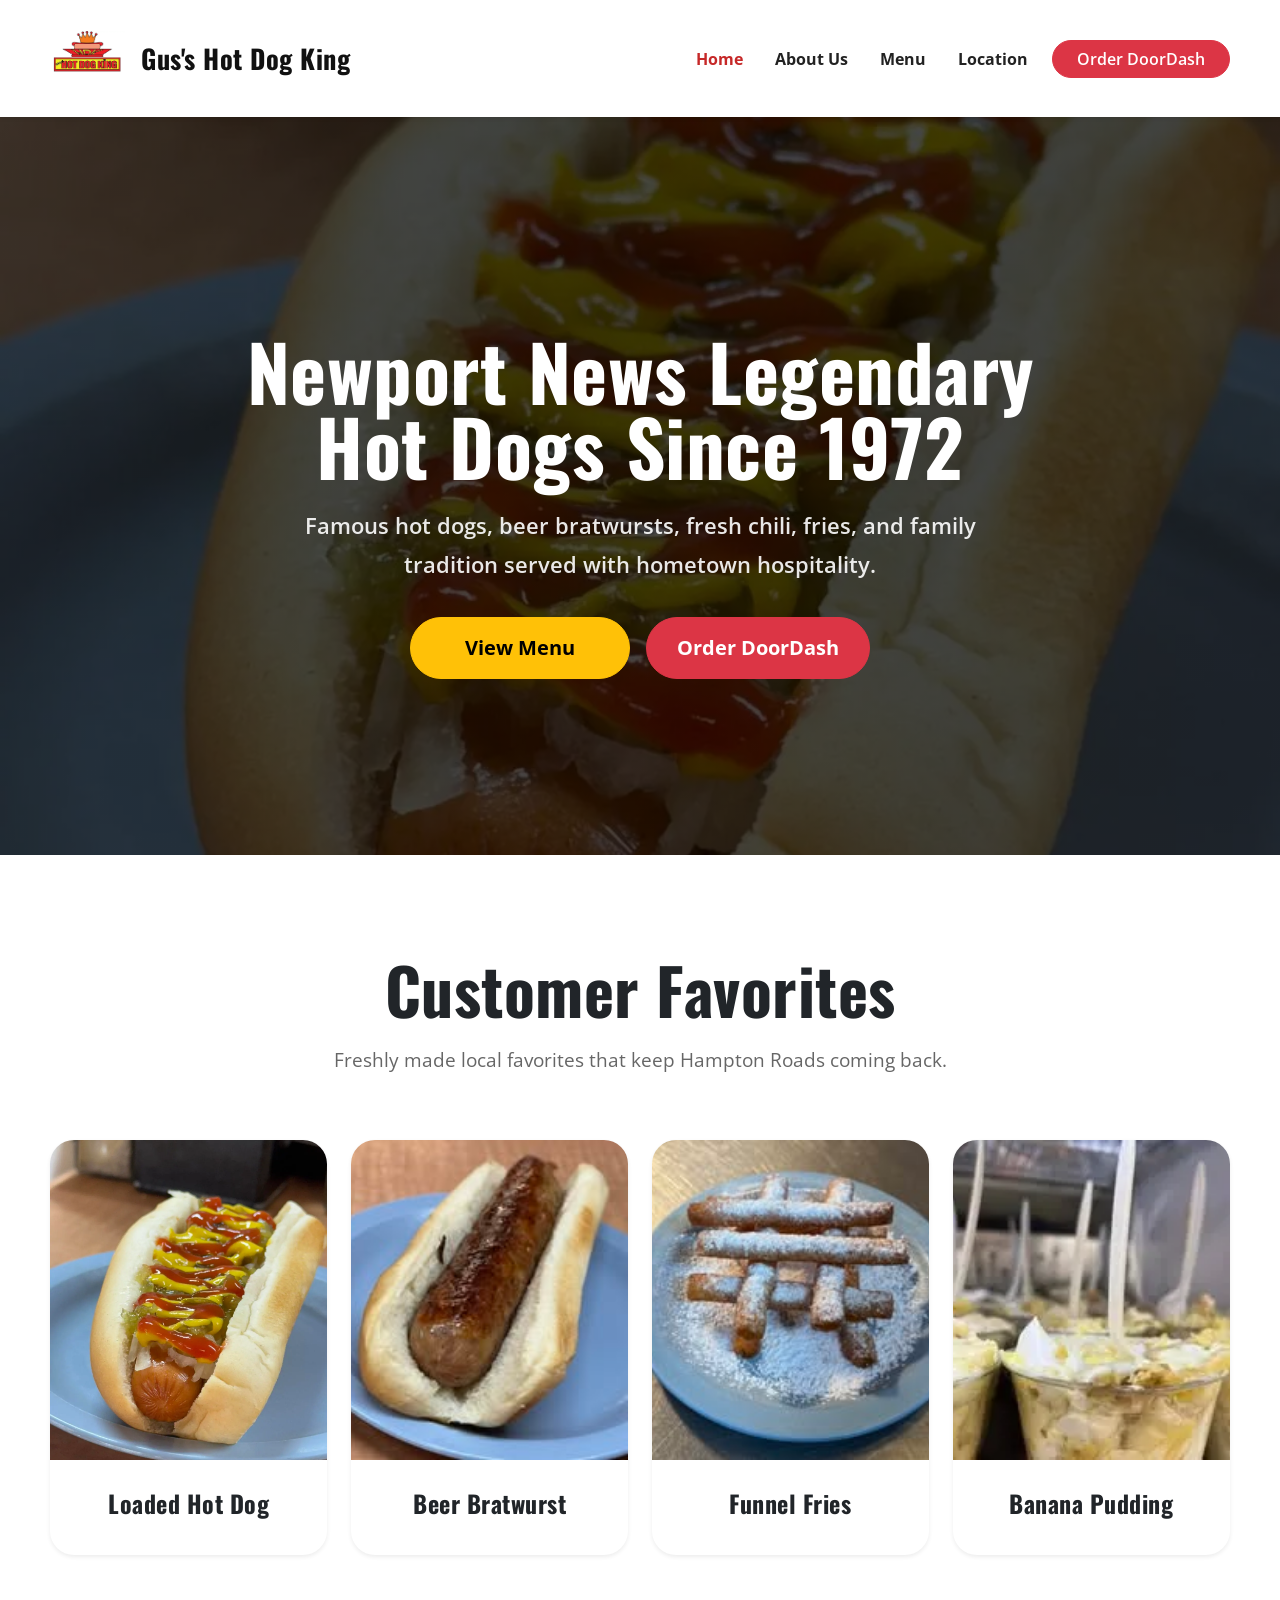
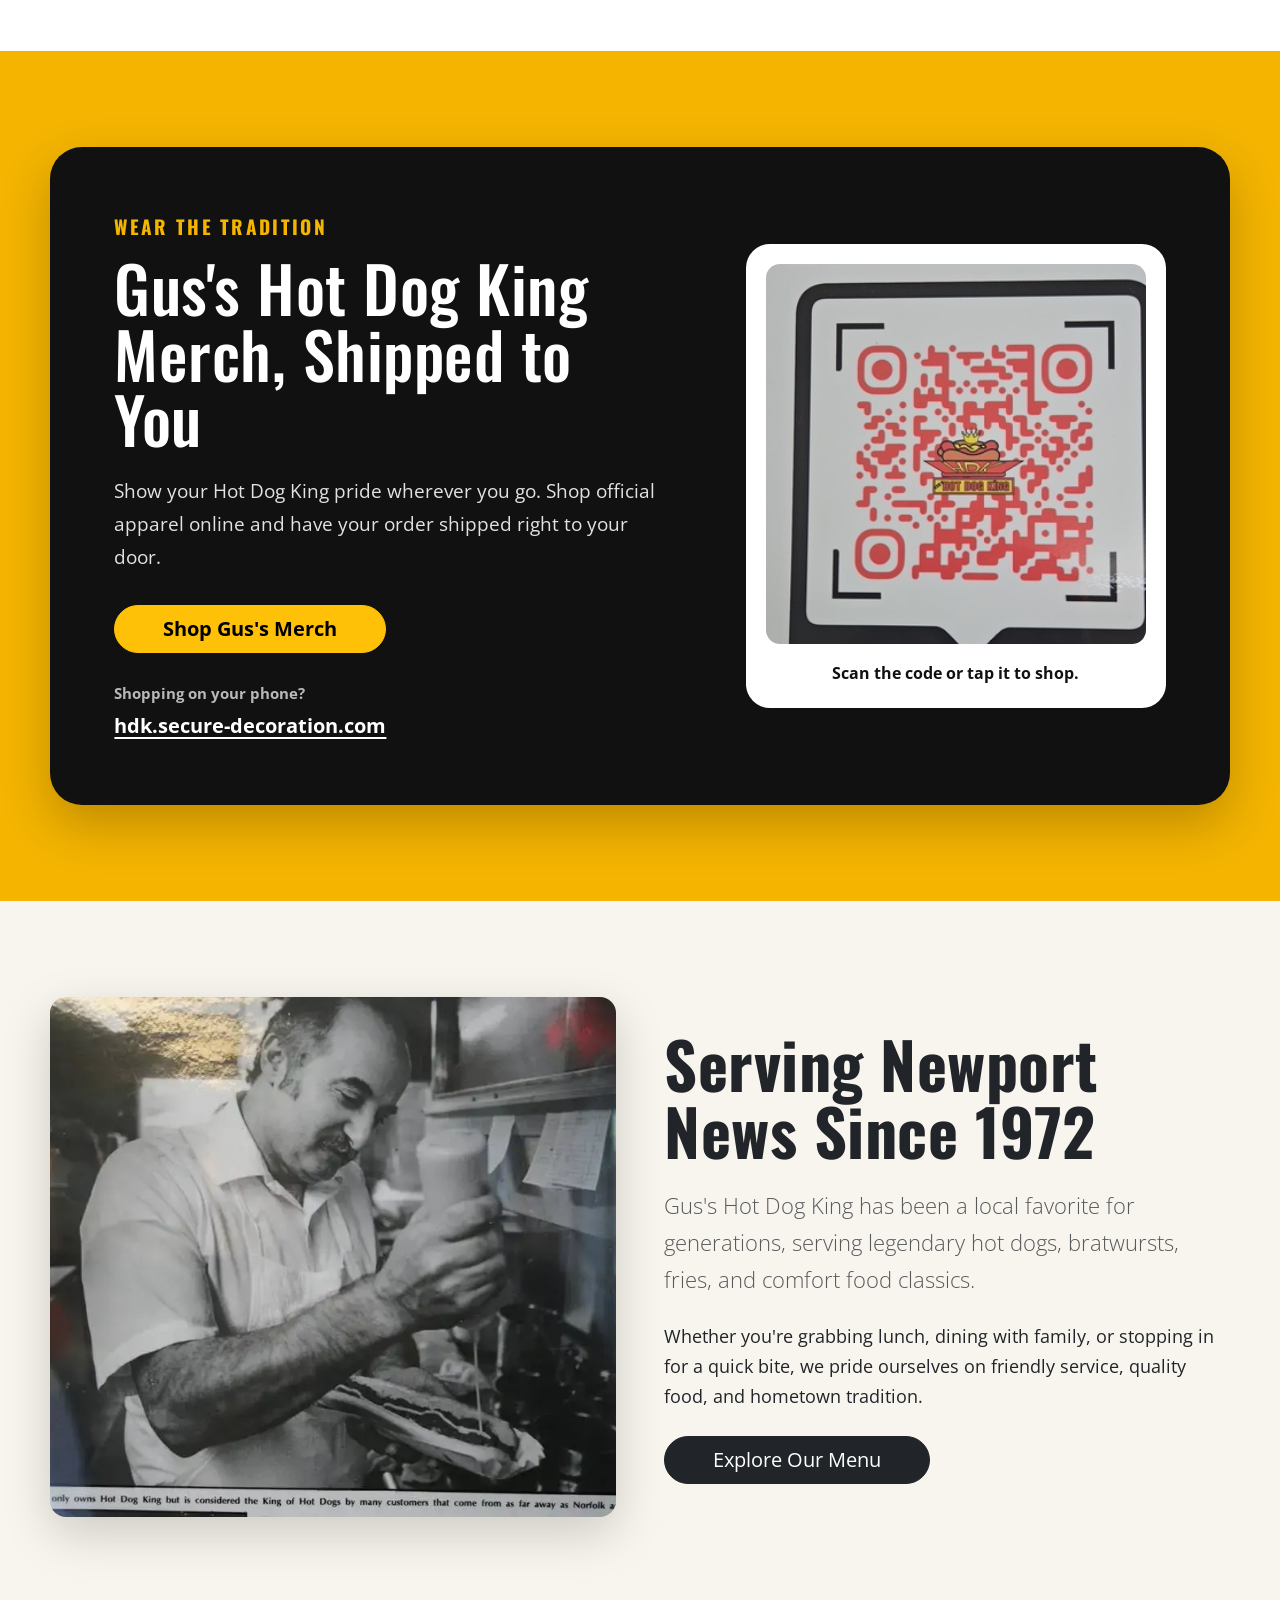
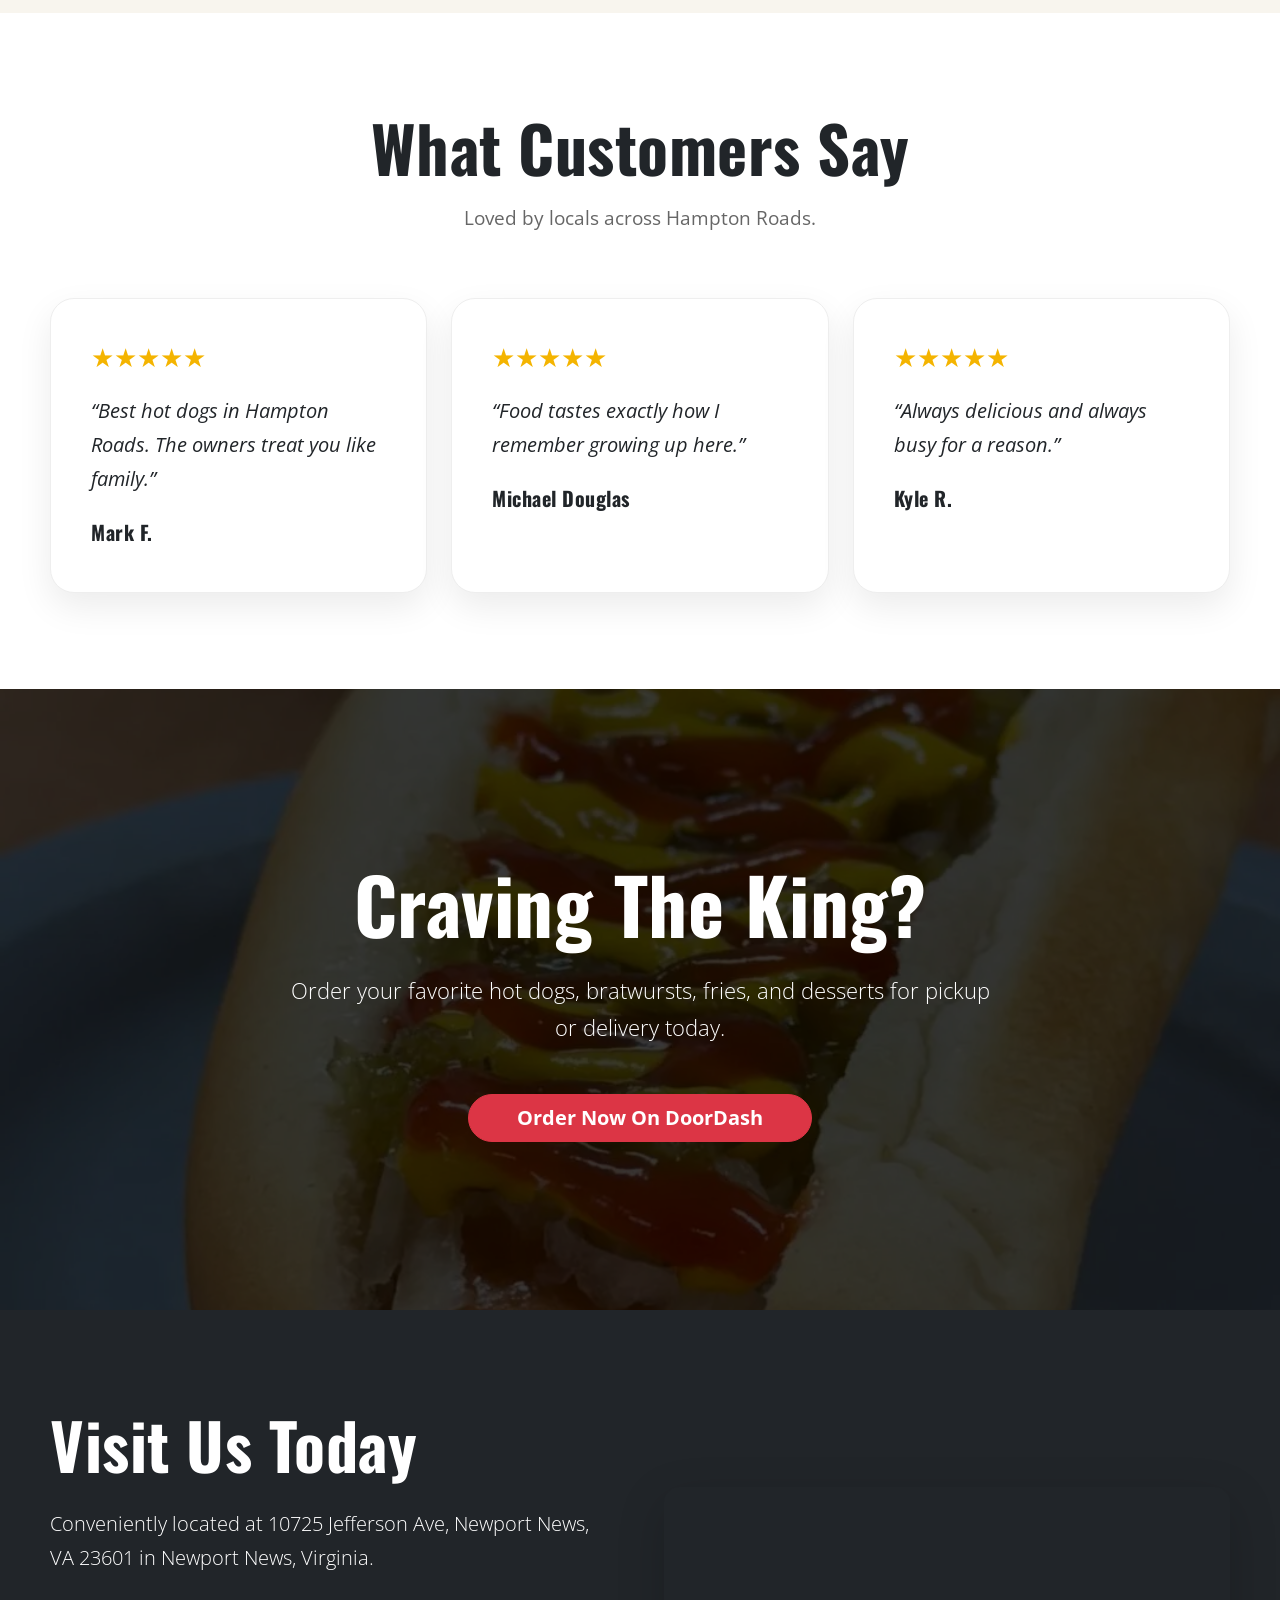
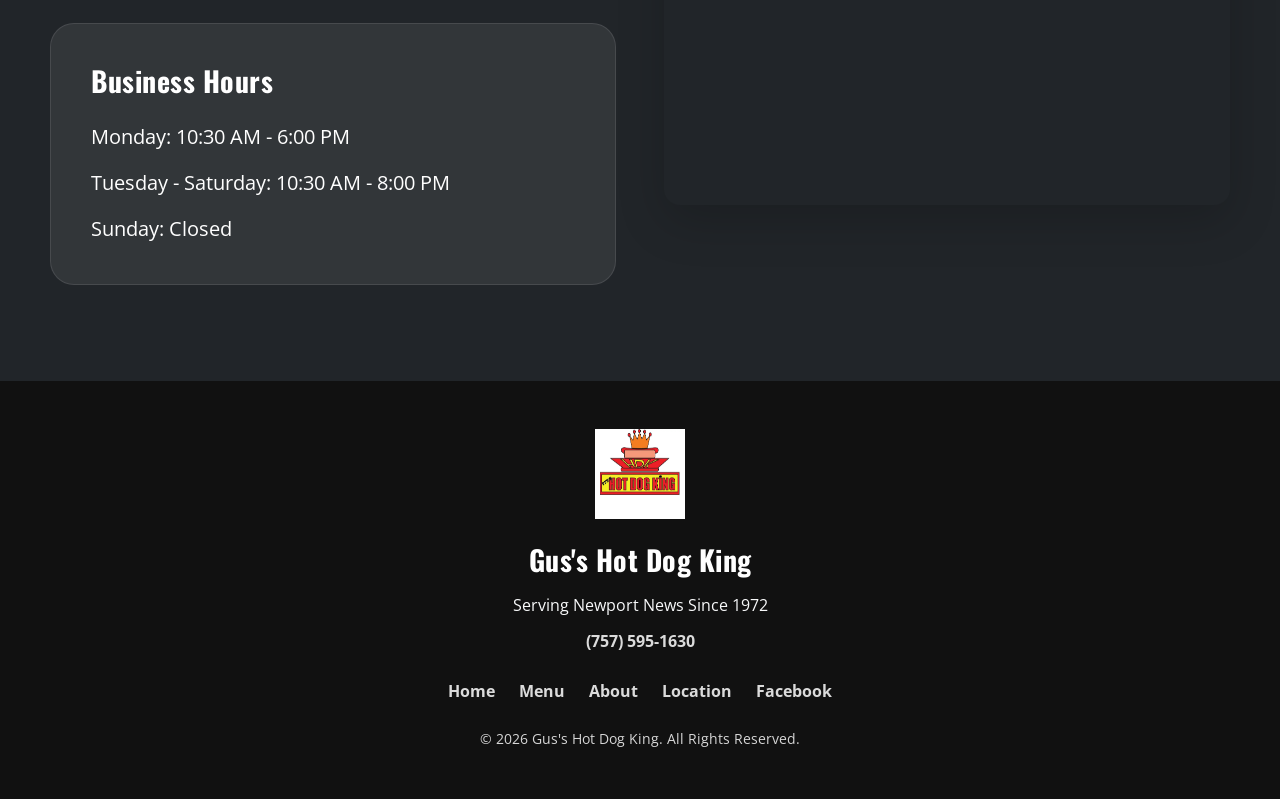
<file: index.html>
<!doctype html>
<html lang="en">
  <head>
    <meta charset="UTF-8" />
    <meta name="viewport" content="width=device-width, initial-scale=1.0" />

    <title>
      Gus's Hot Dog King | Newport News Legendary Hot Dogs Since 1972
    </title>

    <meta
      name="description"
      content="Serving Newport News since 1972 with legendary hot dogs, bratwursts, fries, and family-friendly dining."
    />

    <meta name="author" content="Gus's Hot Dog King" />
    <meta name="robots" content="index, follow" />

    <link rel="canonical" href="https://www.gushotdogking.com" />

    <!-- Open Graph -->
    <meta property="og:title" content="Gus's Hot Dog King" />
    <meta
      property="og:description"
      content="Newport News legendary hot dogs since 1972."
    />
    <meta property="og:type" content="website" />
    <meta property="og:url" content="https://www.gushotdogking.com" />
    <meta
      property="og:image"
      content="https://www.gushotdogking.com/public/images/HDK_LOGO.webp"
    />

    <!-- Twitter -->
    <meta name="twitter:card" content="summary_large_image" />
    <meta name="twitter:title" content="Gus's Hot Dog King" />
    <meta
      name="twitter:description"
      content="Newport News legendary hot dogs since 1972."
    />
    <meta
      name="twitter:image"
      content="https://www.gushotdogking.com/public/images/HDK_LOGO.webp"
    />

    <!-- Favicon -->
    <link rel="icon" type="image/webp" href="public/images/HDK_LOGO.webp" />

    <!-- Bootstrap -->
    <link
      href="https://cdn.jsdelivr.net/npm/bootstrap@5.3.3/dist/css/bootstrap.min.css"
      rel="stylesheet"
    />

    <!-- Google Fonts -->
    <link rel="preconnect" href="https://fonts.googleapis.com" />

    <link rel="preconnect" href="https://fonts.gstatic.com" crossorigin />

    <link
      href="https://fonts.googleapis.com/css2?family=Oswald:wght@500;700&family=Open+Sans:wght@400;600;700&display=swap"
      rel="stylesheet"
    />

    <link rel="stylesheet" href="base.css" />
    <link rel="stylesheet" href="index.css" />
  </head>

  <body>
    <!-- Skip Link -->
    <a href="#main-content" class="skip-link">Skip to content</a>

    <!-- Navigation -->
    <header class="sticky-top shadow-sm">
      <nav class="navbar navbar-expand-lg navbar-light py-3">
        <div class="container">
          <a
            class="navbar-brand d-flex align-items-center gap-3"
            href="index.html"
          >
            <img
              src="public/images/HDK_LOGO.webp"
              alt="Gus's Hot Dog King Logo"
              width="75"
              height="75"
              loading="eager"
            />

            <span>Gus's Hot Dog King</span>
          </a>

          <button
            class="navbar-toggler"
            type="button"
            data-bs-toggle="collapse"
            data-bs-target="#mainNav"
            aria-controls="mainNav"
            aria-expanded="false"
            aria-label="Toggle navigation"
          >
            <span class="navbar-toggler-icon"></span>
          </button>

          <div class="collapse navbar-collapse" id="mainNav">
            <ul class="navbar-nav ms-auto align-items-lg-center gap-lg-3">
              <li class="nav-item">
                <a class="nav-link active" href="index.html" aria-current="page">Home</a>
              </li>

              <li class="nav-item">
                <a class="nav-link" href="about.html">About Us</a>
              </li>

              <li class="nav-item">
                <a class="nav-link" href="menu.html">Menu</a>
              </li>

              <li class="nav-item">
                <a class="nav-link" href="contact.html">Location</a>
              </li>

              <li class="nav-item">
                <a
                  href="https://www.doordash.com/store/gus's-hot-dog-king-newport-news-926834/18420549/?pickup=false"
                  target="_blank"
                  rel="noopener noreferrer"
                  class="btn btn-danger rounded-pill px-4 fw-semibold"
                >
                  Order DoorDash
                </a>
              </li>
            </ul>
          </div>
        </div>
      </nav>
    </header>
    <main id="main-content">
      <!-- Hero -->
      <section class="hero-section">
        <div class="container">
          <div class="hero-content mx-auto">
            <h1>Newport News Legendary Hot Dogs Since 1972</h1>

            <p>
              Famous hot dogs, beer bratwursts, fresh chili, fries, and family
              tradition served with hometown hospitality.
            </p>

            <div
              class="d-flex flex-column flex-sm-row justify-content-center gap-3"
            >
              <a
                href="menu.html"
                class="btn btn-warning btn-lg rounded-pill px-5 fw-bold"
              >
                View Menu
              </a>

              <a
                href="https://www.doordash.com/store/gus's-hot-dog-king-newport-news-926834/18420549/?pickup=false"
                target="_blank"
                rel="noopener noreferrer"
                class="btn btn-danger btn-lg fw-bold doordash-btn"
              >
                Order DoorDash
              </a>
            </div>
          </div>
        </div>
      </section>

      <!-- Temporary Closing Notice 
      <section
        class="closing-notice-section"
        aria-labelledby="closing-notice-title"
      >
        <div class="container">
          <div class="closing-notice">
            <p class="notice-label">Important Notice</p>

            <div class="notice-copy">
              <h2 id="closing-notice-title">Closed July 4 - July 19</h2>

              <p>
                Gus's Hot Dog King will be closed for two weeks beginning July
                4 and will reopen on July 20. Thank you for your support, and
                we look forward to serving you when we return.
              </p>
            </div>
          </div>
        </div>
      </section>-->

      <!-- Featured Foods -->
      <section id="favorites" class="py-5 py-lg-6">
        <div class="container py-5">
          <h2 class="section-title">Customer Favorites</h2>

          <p class="section-subtitle">
            Freshly made local favorites that keep Hampton Roads coming back.
          </p>

          <div class="row g-4">
            <div class="col-md-6 col-lg-3">
              <div class="card food-card shadow-sm">
                <img
                  src="public/images/loaded_hot_dog.webp"
                  class="card-img-top"
                  alt="Loaded Hot Dog"
                  loading="lazy"
                />

                <div class="card-body text-center">
                  <h3 class="h4 fw-bold">Loaded Hot Dog</h3>
                </div>
              </div>
            </div>

            <div class="col-md-6 col-lg-3">
              <div class="card food-card shadow-sm">
                <img
                  src="public/images/brat.jpg"
                  class="card-img-top"
                  alt="Beer Bratwurst"
                  loading="lazy"
                />

                <div class="card-body text-center">
                  <h3 class="h4 fw-bold">Beer Bratwurst</h3>
                </div>
              </div>
            </div>

            <div class="col-md-6 col-lg-3">
              <div class="card food-card shadow-sm">
                <img
                  src="public/images/funnel_fries.jpg"
                  class="card-img-top"
                  alt="Funnel Fries"
                  loading="lazy"
                />

                <div class="card-body text-center">
                  <h3 class="h4 fw-bold">Funnel Fries</h3>
                </div>
              </div>
            </div>

            <div class="col-md-6 col-lg-3">
              <div class="card food-card shadow-sm">
                <img
                  src="public/images/banana_pudding.webp"
                  class="card-img-top"
                  alt="Banana Pudding"
                  loading="lazy"
                />

                <div class="card-body text-center">
                  <h3 class="h4 fw-bold">Banana Pudding</h3>
                </div>
              </div>
            </div>
          </div>
        </div>
      </section>

      <!-- Merchandise -->
      <section id="merch" class="merch-section" aria-labelledby="merch-title">
        <div class="container py-5">
          <div class="merch-card">
            <div class="merch-copy">
              <p class="merch-eyebrow">Wear the Tradition</p>

              <h2 id="merch-title">Gus's Hot Dog King Merch, Shipped to You</h2>

              <p>
                Show your Hot Dog King pride wherever you go. Shop official
                apparel online and have your order shipped right to your door.
              </p>

              <a
                href="https://hdk.secure-decoration.com"
                target="_blank"
                rel="noopener noreferrer"
                class="btn btn-warning btn-lg rounded-pill px-5 fw-bold"
              >
                Shop Gus's Merch
              </a>

              <p class="merch-url-label">Shopping on your phone?</p>
              <a
                href="https://hdk.secure-decoration.com"
                target="_blank"
                rel="noopener noreferrer"
                class="merch-url"
              >
                hdk.secure-decoration.com
              </a>
            </div>

            <div class="merch-qr-wrap">
              <a
                href="https://hdk.secure-decoration.com"
                target="_blank"
                rel="noopener noreferrer"
                aria-label="Open the Gus's Hot Dog King merchandise store"
              >
                <img
                  src="public/images/merch_qr_code.JPG"
                  alt="QR code for the Gus's Hot Dog King merchandise store"
                  class="merch-qr"
                  loading="lazy"
                />
              </a>

              <p>Scan the code or tap it to shop.</p>
            </div>
          </div>
        </div>
      </section>

      <!-- Story -->
      <section class="story-section py-5">
        <div class="container py-5">
          <div class="row align-items-center g-5">
            <div class="col-lg-6">
              <img
                src="public/images/gus_making_dog.webp"
                alt="Gus preparing a hot dog"
                class="img-fluid rounded-4 shadow-lg"
                loading="lazy"
              />
            </div>

            <div class="col-lg-6">
              <h2 class="display-4 fw-bold mb-4">
                Serving Newport News Since 1972
              </h2>

              <p class="lead text-muted mb-4">
                Gus's Hot Dog King has been a local favorite for generations,
                serving legendary hot dogs, bratwursts, fries, and comfort food
                classics.
              </p>

              <p class="mb-4">
                Whether you're grabbing lunch, dining with family, or stopping
                in for a quick bite, we pride ourselves on friendly service,
                quality food, and hometown tradition.
              </p>

              <a href="menu.html" class="btn btn-dark btn-lg rounded-pill px-5">
                Explore Our Menu
              </a>
            </div>
          </div>
        </div>
      </section>

      <!-- Reviews -->
      <section id="reviews" class="py-5">
        <div class="container py-5">
          <h2 class="section-title">What Customers Say</h2>

          <p class="section-subtitle">Loved by locals across Hampton Roads.</p>

          <div class="row g-4">
            <div class="col-lg-4">
              <div class="review-card">
                <div class="stars" aria-label="5 out of 5 stars">&#9733;&#9733;&#9733;&#9733;&#9733;</div>

                <p class="fs-5 fst-italic">
                  &ldquo;Best hot dogs in Hampton Roads. The owners treat you like
                  family.&rdquo;
                </p>

                <h3 class="h5 fw-bold mt-4">Mark F.</h3>
              </div>
            </div>

            <div class="col-lg-4">
              <div class="review-card">
                <div class="stars" aria-label="5 out of 5 stars">&#9733;&#9733;&#9733;&#9733;&#9733;</div>

                <p class="fs-5 fst-italic">
                  &ldquo;Food tastes exactly how I remember growing up here.&rdquo;
                </p>

                <h3 class="h5 fw-bold mt-4">Michael Douglas</h3>
              </div>
            </div>

            <div class="col-lg-4">
              <div class="review-card">
                <div class="stars" aria-label="5 out of 5 stars">&#9733;&#9733;&#9733;&#9733;&#9733;</div>

                <p class="fs-5 fst-italic">
                  &ldquo;Always delicious and always busy for a reason.&rdquo;
                </p>

                <h3 class="h5 fw-bold mt-4">Kyle R.</h3>
              </div>
            </div>
          </div>
        </div>
      </section>

      <!-- CTA -->
      <section class="cta-section py-5 text-center">
        <div class="container py-5">
          <h2 class="display-4 fw-bold mb-4">Craving The King?</h2>

          <p class="lead mb-5 mx-auto" style="max-width: 700px">
            Order your favorite hot dogs, bratwursts, fries, and desserts for
            pickup or delivery today.
          </p>

          <a
            href="https://www.doordash.com/store/gus's-hot-dog-king-newport-news-926834/18420549/?pickup=false"
            target="_blank"
            rel="noopener"
            class="btn btn-danger btn-lg rounded-pill px-5 fw-bold"
          >
            Order Now On DoorDash
          </a>
        </div>
      </section>

      <!-- Location + Hours -->
      <section id="location" class="bg-dark text-white py-5">
        <div class="container py-5">
          <div class="row align-items-center g-5">
            <div class="col-lg-6">
              <h2 class="display-4 fw-bold mb-4">Visit Us Today</h2>

              <p class="lead mb-5">
                Conveniently located at 10725 Jefferson Ave, Newport News, VA
                23601 in Newport News, Virginia.
              </p>

              <div class="hours-box">
                <h3 class="h3 mb-4 fw-bold">Business Hours</h3>

                <ul class="list-unstyled fs-5 mb-0">
                  <li class="mb-3">Monday: 10:30 AM - 6:00 PM</li>

                  <li class="mb-3">Tuesday - Saturday: 10:30 AM - 8:00 PM</li>

                  <li>Sunday: Closed</li>
                </ul>
              </div>
            </div>

            <div class="col-lg-6">
              <div class="ratio ratio-16x9 rounded-4 overflow-hidden shadow-lg">
                <iframe
                  title="Gus's Hot Dog King Location"
                  src="https://www.google.com/maps?q=Gus's+Hot+Dog+King,+Newport+News,+VA&output=embed"
                  allowfullscreen=""
                  loading="lazy"
                  referrerpolicy="no-referrer-when-downgrade"
                ></iframe>
              </div>
            </div>
          </div>
        </div>
      </section>
    </main>

    <footer class="text-white py-5">
      <div class="container text-center">
        <img
          src="public/images/HDK_LOGO.webp"
          alt="Gus's Hot Dog King Logo"
          width="90"
          height="90"
          class="mb-4"
          loading="lazy"
        />

        <h2 class="h3 fw-bold mb-3">Gus's Hot Dog King</h2>

        <p class="mb-2 text-light">Serving Newport News Since 1972</p>

        <p class="mb-4">
          <a href="tel:7575951630" class="footer-link fw-bold">
            (757) 595-1630
          </a>
        </p>

        <div class="d-flex justify-content-center gap-4 mb-4 flex-wrap">
          <a href="index.html" class="footer-link">Home</a>
          <a href="menu.html" class="footer-link">Menu</a>
          <a href="about.html" class="footer-link">About</a>
          <a href="contact.html" class="footer-link">Location</a>

          <a
            href="https://www.facebook.com/Gusshotdogking"
            target="_blank"
            rel="noopener noreferrer"
            class="footer-link"
          >
            Facebook
          </a>
        </div>

        <p class="small footer-copy mb-0">
          &copy; 2026 Gus's Hot Dog King. All Rights Reserved.
        </p>
      </div>
    </footer>
    <!-- Bootstrap JS -->
    <script src="https://cdn.jsdelivr.net/npm/bootstrap@5.3.3/dist/js/bootstrap.bundle.min.js"></script>

    <!-- Google Analytics -->
    <script
      async
      src="https://www.googletagmanager.com/gtag/js?id=G-8X7CZDXQSP"
    ></script>

    <script>
      window.dataLayer = window.dataLayer || [];

      function gtag() {
        dataLayer.push(arguments);
      }

      gtag("js", new Date());
      gtag("config", "G-8X7CZDXQSP");
    </script>
    <!-- Structured Data / Local SEO -->
    <script src="structured-data.js" defer></script>
  </body>
</html>
</file>
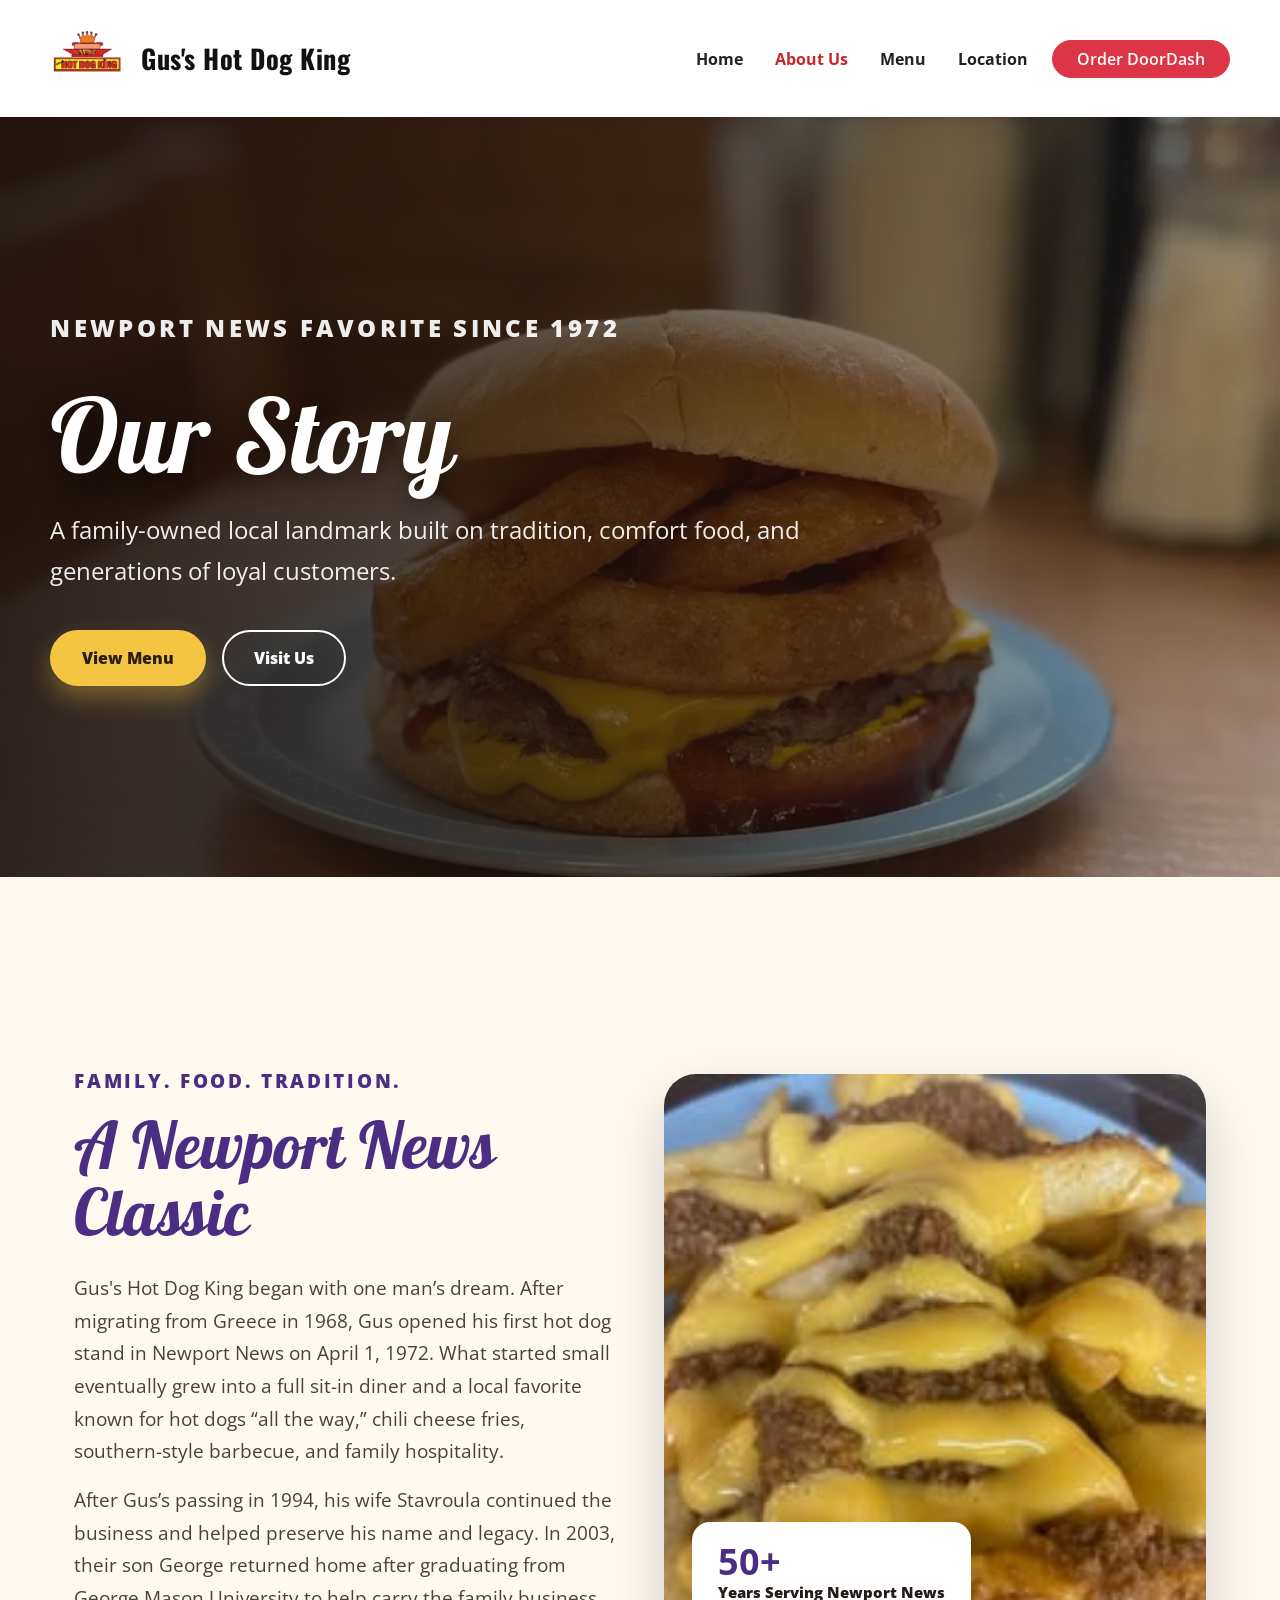
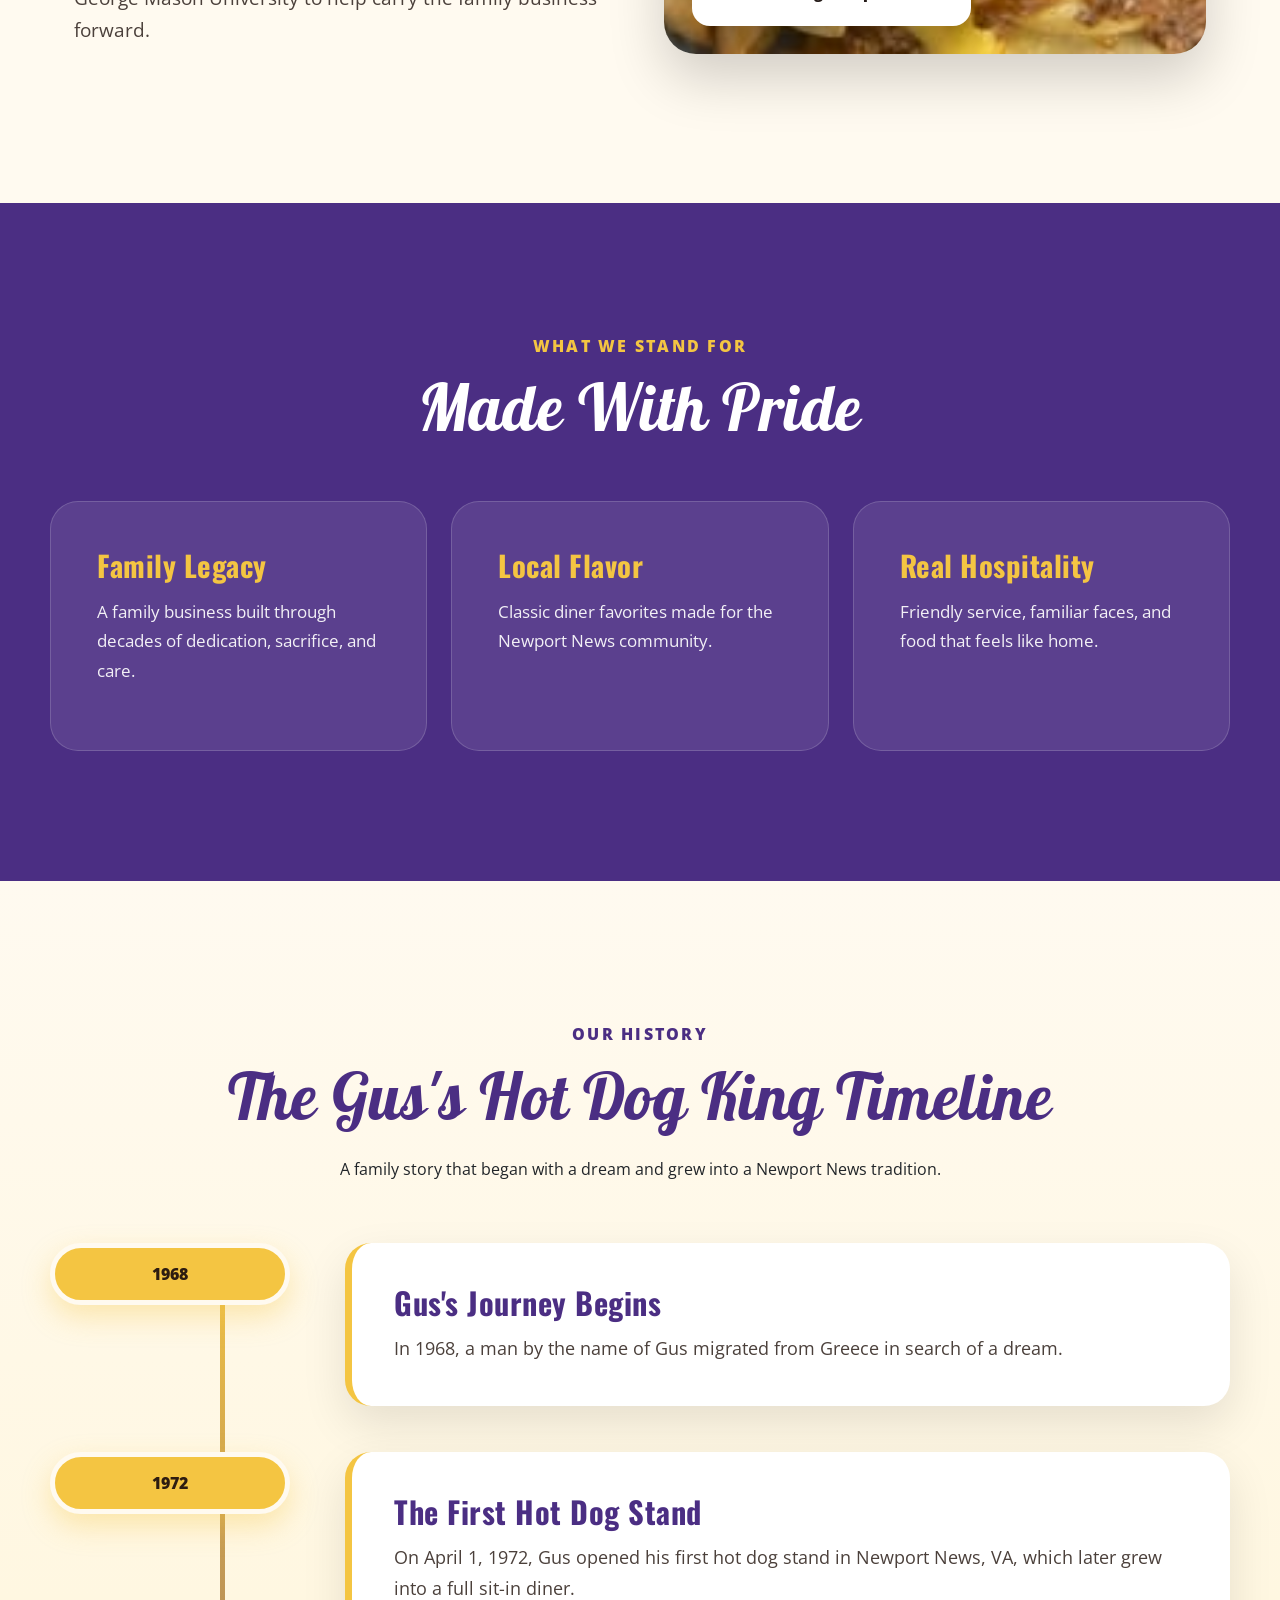
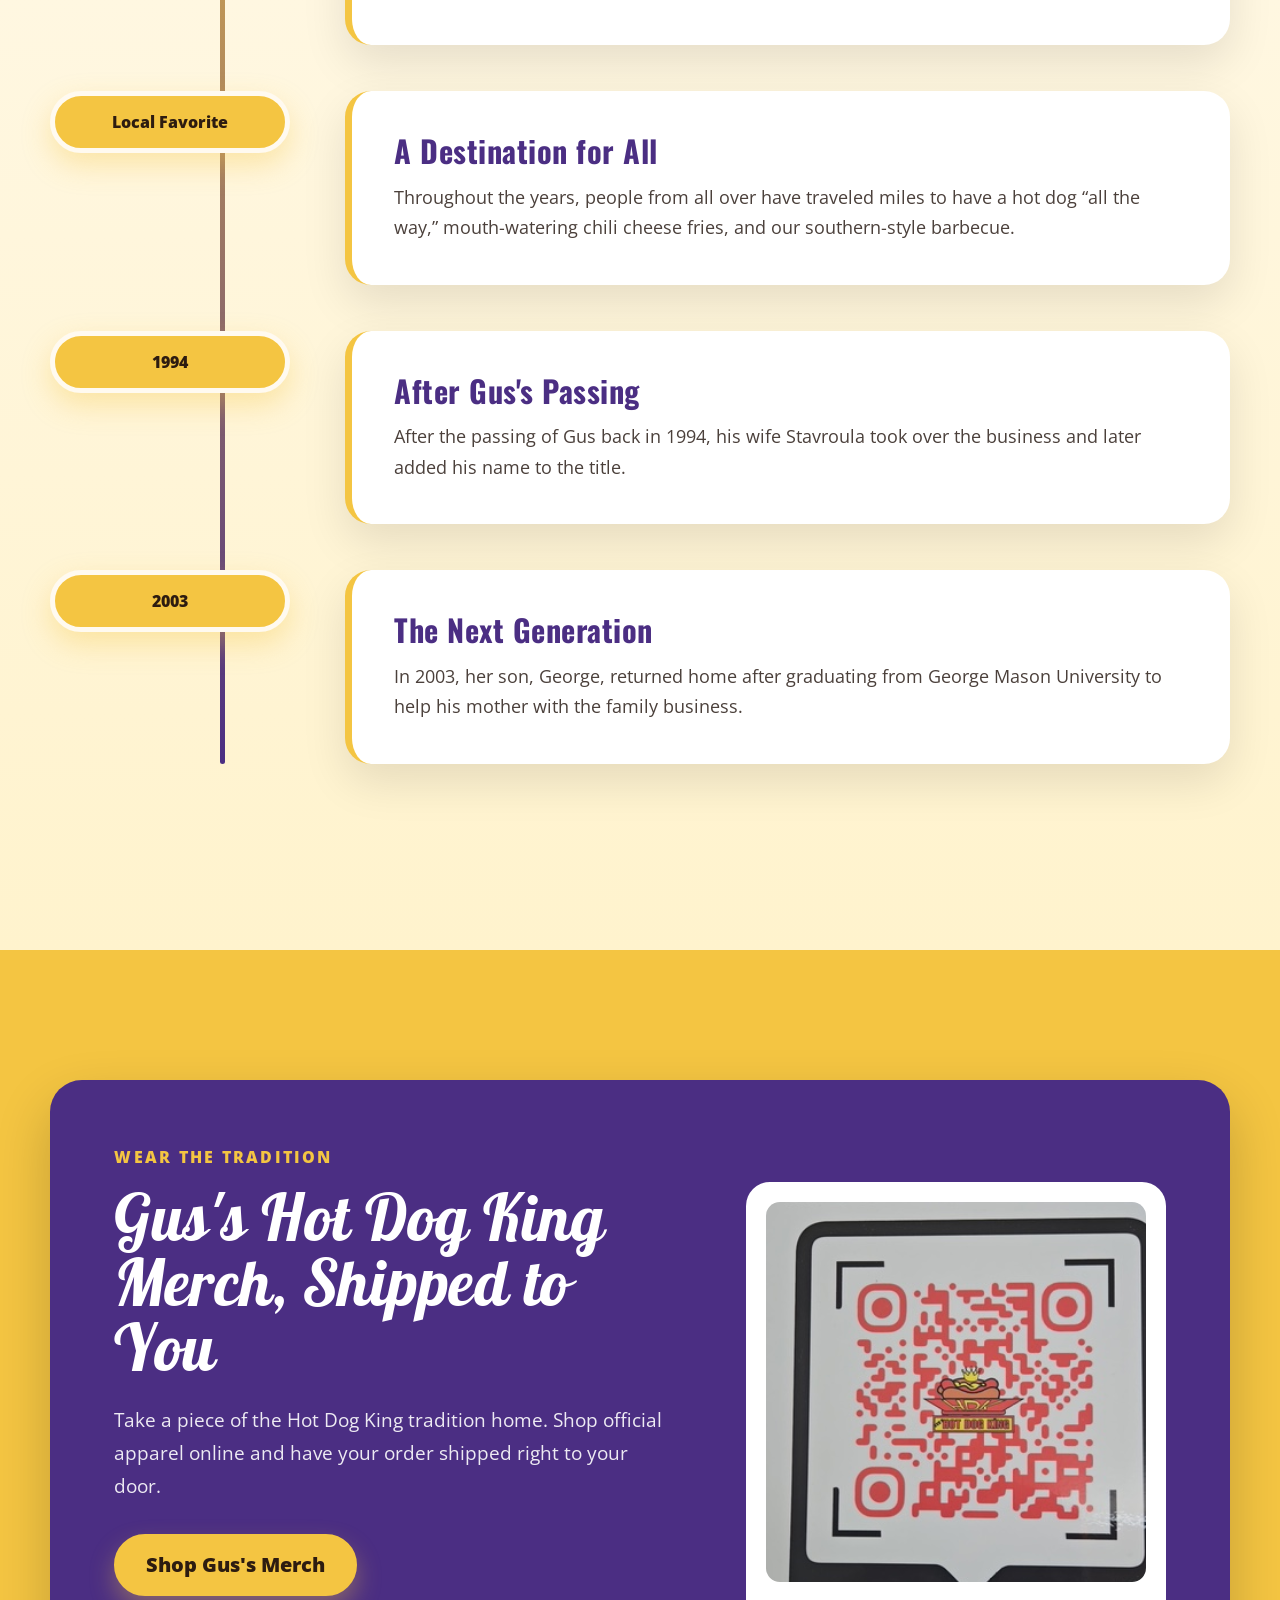
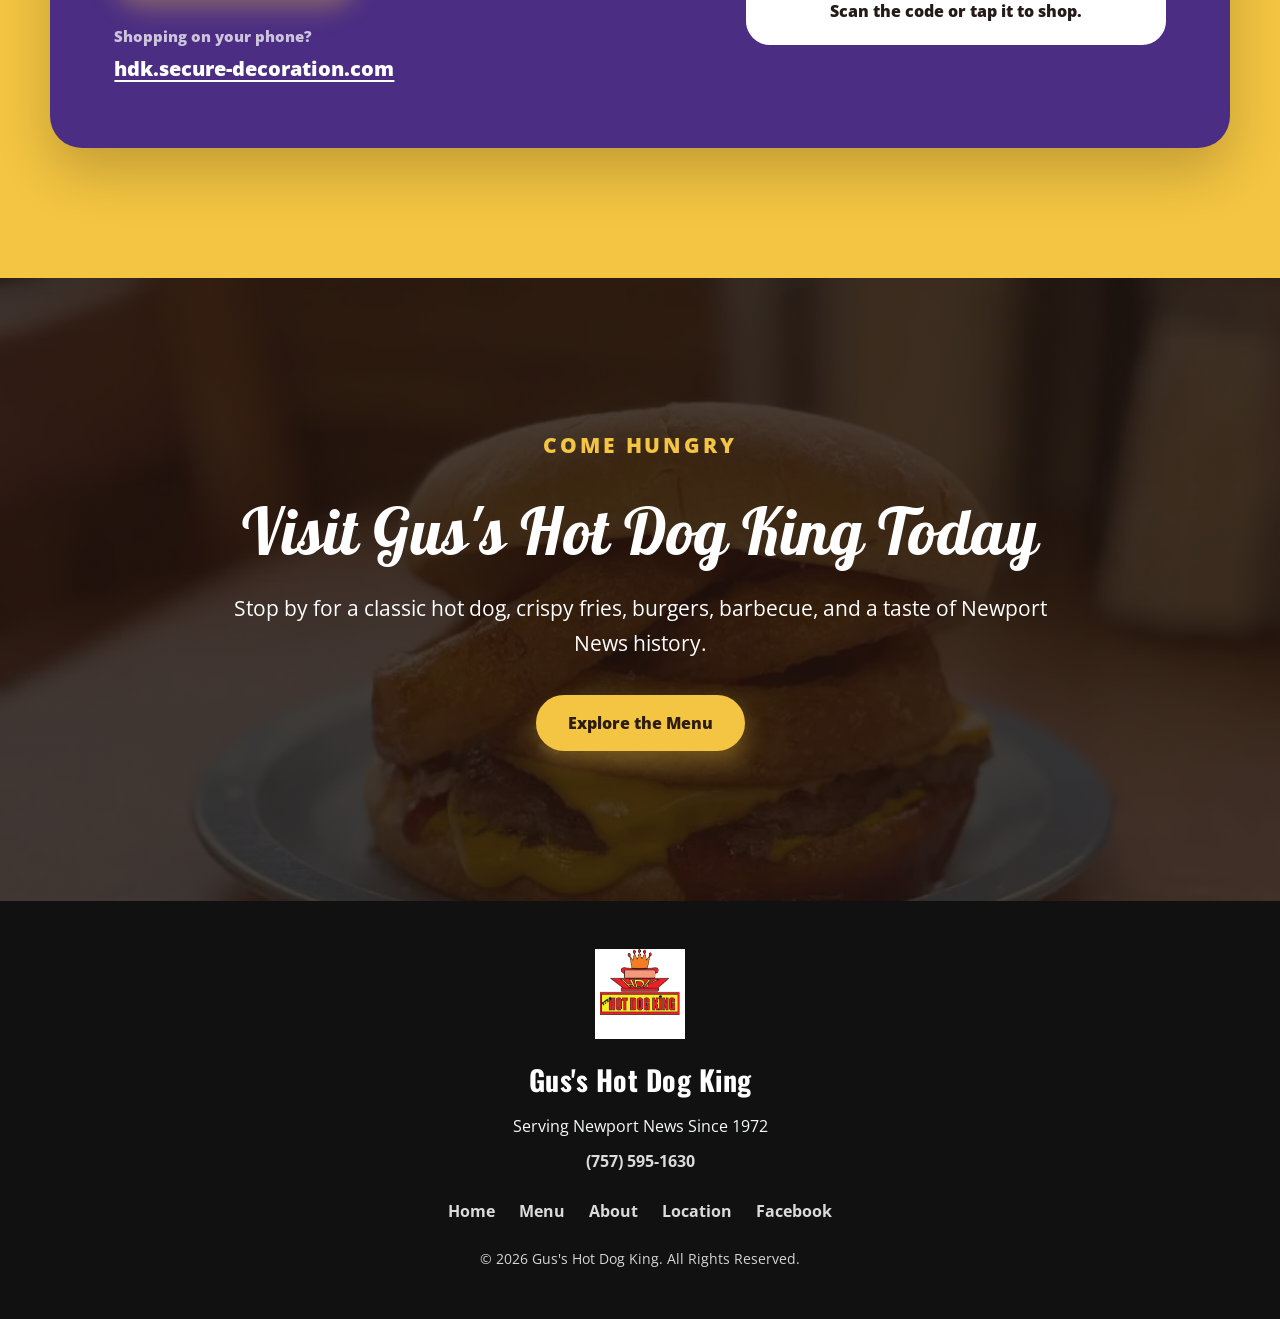
<file: about.html>
<!doctype html>
<html lang="en">
  <head>
    <meta charset="UTF-8" />
    <meta name="viewport" content="width=device-width, initial-scale=1" />

    <title>About Us | Gus's Hot Dog King</title>

    <meta
      name="description"
      content="Learn the story of Gus's Hot Dog King, a Newport News favorite serving hot dogs, chili cheese fries, burgers, and comfort food since 1972."
    />

    <link
      href="https://cdn.jsdelivr.net/npm/bootstrap@5.3.3/dist/css/bootstrap.min.css"
      rel="stylesheet"
    />

    <link
  href="https://fonts.googleapis.com/css2?family=Oswald:wght@500;700&family=Open+Sans:wght@400;600;700;800&family=Lobster&display=swap"
  rel="stylesheet"
/>

    <link rel="stylesheet" href="base.css" />
    <link rel="stylesheet" href="about.css" />
  </head>

  <body class="about-page">
  <a href="#main-content" class="skip-link">Skip to content</a>

    <!-- Navigation -->
    <header class="sticky-top shadow-sm">
      <nav class="navbar navbar-expand-lg navbar-light py-3">
        <div class="container">
          <a
            class="navbar-brand d-flex align-items-center gap-3"
            href="index.html"
          >
            <img
              src="public/images/HDK_LOGO.webp"
              alt="Gus's Hot Dog King Logo"
              width="75"
              height="75"
              loading="eager"
            />

            <span>Gus's Hot Dog King</span>
          </a>

          <button
            class="navbar-toggler"
            type="button"
            data-bs-toggle="collapse"
            data-bs-target="#mainNav"
            aria-controls="mainNav"
            aria-expanded="false"
            aria-label="Toggle navigation"
          >
            <span class="navbar-toggler-icon"></span>
          </button>

          <div class="collapse navbar-collapse" id="mainNav">
            <ul class="navbar-nav ms-auto align-items-lg-center gap-lg-3">
              <li class="nav-item">
                <a class="nav-link" href="index.html">Home</a>
              </li>

              <li class="nav-item">
                <a class="nav-link active" href="about.html" aria-current="page">About Us</a>
              </li>

              <li class="nav-item">
                <a class="nav-link" href="menu.html">Menu</a>
              </li>

              <li class="nav-item">
                <a class="nav-link" href="contact.html">Location</a>
              </li>

              <li class="nav-item">
                <a
                  href="https://www.doordash.com/store/gus's-hot-dog-king-newport-news-926834/18420549/?pickup=false"
                  target="_blank"
                  rel="noopener noreferrer"
                  class="btn btn-danger rounded-pill px-4 fw-semibold"
                >
                  Order DoorDash
                </a>
              </li>
            </ul>
          </div>
        </div>
      </nav>
    </header>
    <main id="main-content">
      <!-- HERO -->
      <section class="about-hero" aria-labelledby="about-page-title">
        <div class="container">
          <div class="about-hero-content">
          <p class="eyebrow">Newport News Favorite Since 1972</p>
          <h1 id="about-page-title">Our Story</h1>
          <p>
            A family-owned local landmark built on tradition, comfort food, and
            generations of loyal customers.
          </p>

          <div class="hero-actions">
            <a href="menu.html" class="btn btn-gold">View Menu</a>
            <a href="contact.html" class="btn btn-outline-light">Visit Us</a>
          </div>
          </div>
        </div>
      </section>

      <!-- INTRO -->
      <section class="about-intro" aria-labelledby="about-intro-title">
        <div class="container">
          <div class="row align-items-center g-5">
            <div class="col-lg-6">
              <p class="eyebrow purple">Family. Food. Tradition.</p>
              <h2 id="about-intro-title">A Newport News Classic</h2>
              <p>
                Gus's Hot Dog King began with one man&rsquo;s dream. After
                migrating from Greece in 1968, Gus opened his first hot dog
                stand in Newport News on April 1, 1972. What started small
                eventually grew into a full sit-in diner and a local favorite
                known for hot dogs &ldquo;all the way,&rdquo; chili cheese fries,
                southern-style barbecue, and family hospitality.
              </p>

              <p>
                After Gus&rsquo;s passing in 1994, his wife Stavroula continued
                the business and helped preserve his name and legacy. In 2003,
                their son George returned home after graduating from George
                Mason University to help carry the family business forward.
              </p>
            </div>

            <div class="col-lg-6">
              <div class="image-card">
                <img
                  src="public/images/chili_cheese_fries.jpg"
                  alt="Chili cheese fries from Gus's Hot Dog King"
                />
                <div class="image-badge">
                  <strong>50+</strong>
                  <span>Years Serving Newport News</span>
                </div>
              </div>
            </div>
          </div>
        </div>
      </section>

      <!-- VALUES -->
      <section class="about-values">
        <div class="container">
          <div class="section-heading text-center">
            <p class="eyebrow">What We Stand For</p>
            <h2>Made With Pride</h2>
          </div>

          <div class="row g-4">
            <div class="col-md-4">
              <div class="value-card">
                <h3>Family Legacy</h3>
                <p>
                  A family business built through decades of dedication,
                  sacrifice, and care.
                </p>
              </div>
            </div>

            <div class="col-md-4">
              <div class="value-card">
                <h3>Local Flavor</h3>
                <p>
                  Classic diner favorites made for the Newport News community.
                </p>
              </div>
            </div>

            <div class="col-md-4">
              <div class="value-card">
                <h3>Real Hospitality</h3>
                <p>
                  Friendly service, familiar faces, and food that feels like
                  home.
                </p>
              </div>
            </div>
          </div>
        </div>
      </section>

      <!-- TIMELINE -->
<section class="about-timeline-section">
  <div class="container">
    <div class="section-heading text-center">
      <p class="eyebrow purple">Our History</p>
      <h2>The Gus's Hot Dog King Timeline</h2>
      <p>
        A family story that began with a dream and grew into a Newport News
        tradition.
      </p>
    </div>

    <div class="timeline">
      <div class="timeline-item reveal">
        <div class="timeline-year">1968</div>
        <div class="timeline-card">
          <h3>Gus's Journey Begins</h3>
          <p>
            In 1968, a man by the name of Gus migrated from Greece in search of
            a dream.
          </p>
        </div>
      </div>

      <div class="timeline-item reveal">
        <div class="timeline-year">1972</div>
        <div class="timeline-card">
          <h3>The First Hot Dog Stand</h3>
          <p>
            On April 1, 1972, Gus opened his first hot dog stand in Newport
            News, VA, which later grew into a full sit-in diner.
          </p>
        </div>
      </div>

      <div class="timeline-item reveal">
        <div class="timeline-year">Local Favorite</div>
        <div class="timeline-card">
          <h3>A Destination for All</h3>
          <p>
            Throughout the years, people from all over have traveled miles to
            have a hot dog &ldquo;all the way,&rdquo; mouth-watering chili cheese fries, and
            our southern-style barbecue.
          </p>
        </div>
      </div>

      <div class="timeline-item reveal">
        <div class="timeline-year">1994</div>
        <div class="timeline-card">
          <h3>After Gus's Passing</h3>
          <p>
            After the passing of Gus back in 1994, his wife Stavroula took over
            the business and later added his name to the title.
          </p>
        </div>
      </div>

      <div class="timeline-item reveal">
        <div class="timeline-year">2003</div>
        <div class="timeline-card">
          <h3>The Next Generation</h3>
          <p>
            In 2003, her son, George, returned home after graduating from George
            Mason University to help his mother with the family business.
          </p>
        </div>
      </div>
    </div>
  </div>
</section>
      <!-- CTA -->
      <!-- Merchandise -->
      <section class="about-merch" aria-labelledby="about-merch-title">
        <div class="container">
          <div class="about-merch-card">
            <div class="about-merch-copy">
              <p class="eyebrow">Wear the Tradition</p>

              <h2 id="about-merch-title">
                Gus's Hot Dog King Merch, Shipped to You
              </h2>

              <p>
                Take a piece of the Hot Dog King tradition home. Shop official
                apparel online and have your order shipped right to your door.
              </p>

              <a
                href="https://hdk.secure-decoration.com"
                target="_blank"
                rel="noopener noreferrer"
                class="btn btn-gold btn-lg"
              >
                Shop Gus's Merch
              </a>

              <p class="about-merch-url-label">Shopping on your phone?</p>
              <a
                href="https://hdk.secure-decoration.com"
                target="_blank"
                rel="noopener noreferrer"
                class="about-merch-url"
              >
                hdk.secure-decoration.com
              </a>
            </div>

            <div class="about-merch-qr-wrap">
              <a
                href="https://hdk.secure-decoration.com"
                target="_blank"
                rel="noopener noreferrer"
                aria-label="Open the Gus's Hot Dog King merchandise store"
              >
                <img
                  src="public/images/merch_qr_code.JPG"
                  alt="QR code for the Gus's Hot Dog King merchandise store"
                  class="about-merch-qr"
                  loading="lazy"
                />
              </a>

              <p>Scan the code or tap it to shop.</p>
            </div>
          </div>
        </div>
      </section>

      <section class="about-cta">
        <div class="container text-center">
          <p class="eyebrow">Come Hungry</p>
          <h2>Visit Gus's Hot Dog King Today</h2>
          <p>
            Stop by for a classic hot dog, crispy fries, burgers, barbecue, and
            a taste of Newport News history.
          </p>
          <a href="menu.html" class="btn btn-gold">Explore the Menu</a>
        </div>
      </section>
    </main>

    <footer class="text-white py-5">
      <div class="container text-center">
        <img
          src="public/images/HDK_LOGO.webp"
          alt="Gus's Hot Dog King Logo"
          width="90"
          height="90"
          class="mb-4"
          loading="lazy"
        />

        <h2 class="h3 fw-bold mb-3">Gus's Hot Dog King</h2>

        <p class="mb-2 text-light">Serving Newport News Since 1972</p>

        <p class="mb-4">
          <a href="tel:7575951630" class="footer-link fw-bold">
            (757) 595-1630
          </a>
        </p>

        <div class="d-flex justify-content-center gap-4 mb-4 flex-wrap">
          <a href="index.html" class="footer-link">Home</a>
          <a href="menu.html" class="footer-link">Menu</a>
          <a href="about.html" class="footer-link">About</a>
          <a href="contact.html" class="footer-link">Location</a>

          <a
            href="https://www.facebook.com/Gusshotdogking"
            target="_blank"
            rel="noopener noreferrer"
            class="footer-link"
          >
            Facebook
          </a>
        </div>

        <p class="small footer-copy mb-0">
          &copy; 2026 Gus's Hot Dog King. All Rights Reserved.
        </p>
      </div>
    </footer>
    <script src="https://cdn.jsdelivr.net/npm/bootstrap@5.3.3/dist/js/bootstrap.bundle.min.js"></script>

    <script>
      const items = document.querySelectorAll(".reveal");

      if (window.matchMedia("(prefers-reduced-motion: reduce)").matches) {
        items.forEach((item) => item.classList.add("is-visible"));
      } else {
        items.forEach((item) => item.classList.add("reveal-pending"));
      }

      const observer = new IntersectionObserver(
        (entries) => {
          entries.forEach((entry) => {
            if (entry.isIntersecting) {
              entry.target.classList.add("is-visible");
            }
          });
        },
        { threshold: 0.2 }
      );

      items.forEach((item) => {
        if (!item.classList.contains("is-visible")) {
          observer.observe(item);
        }
      });
    </script>
  </body>
</html>
</file>
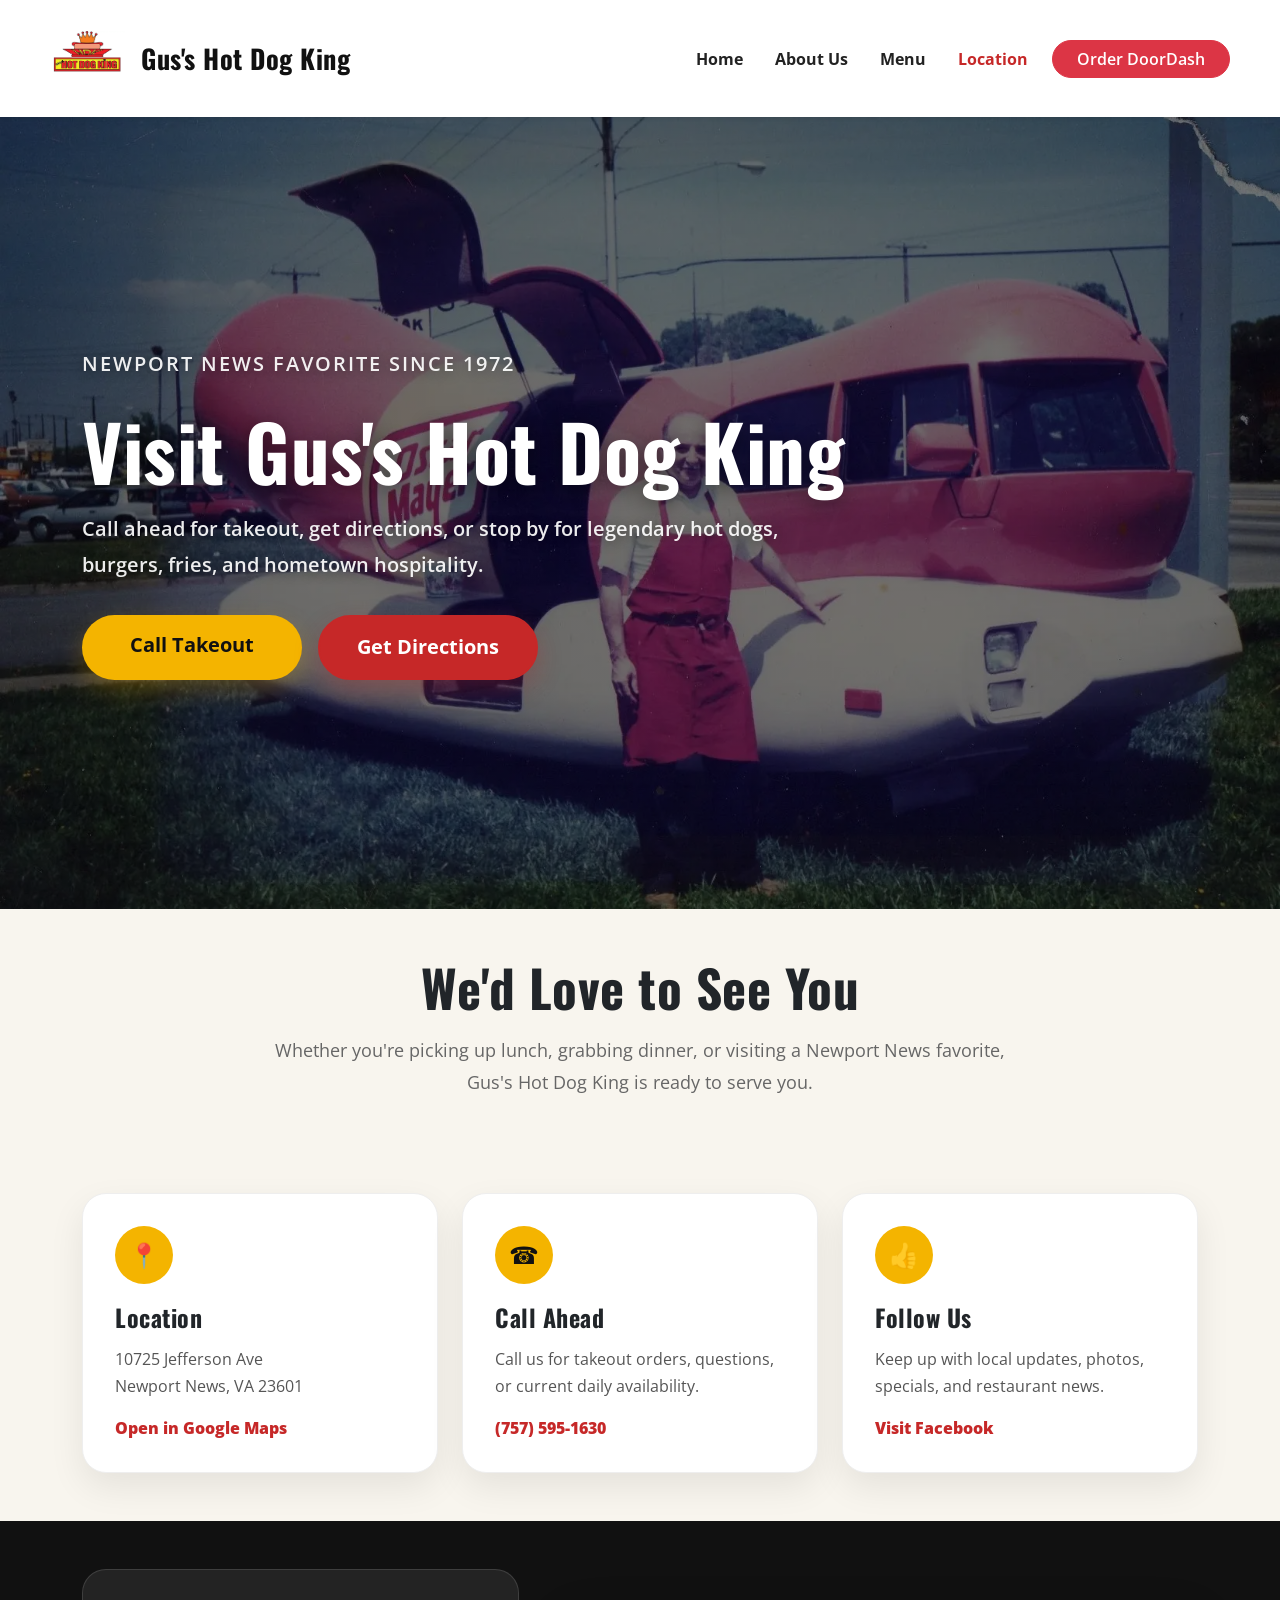
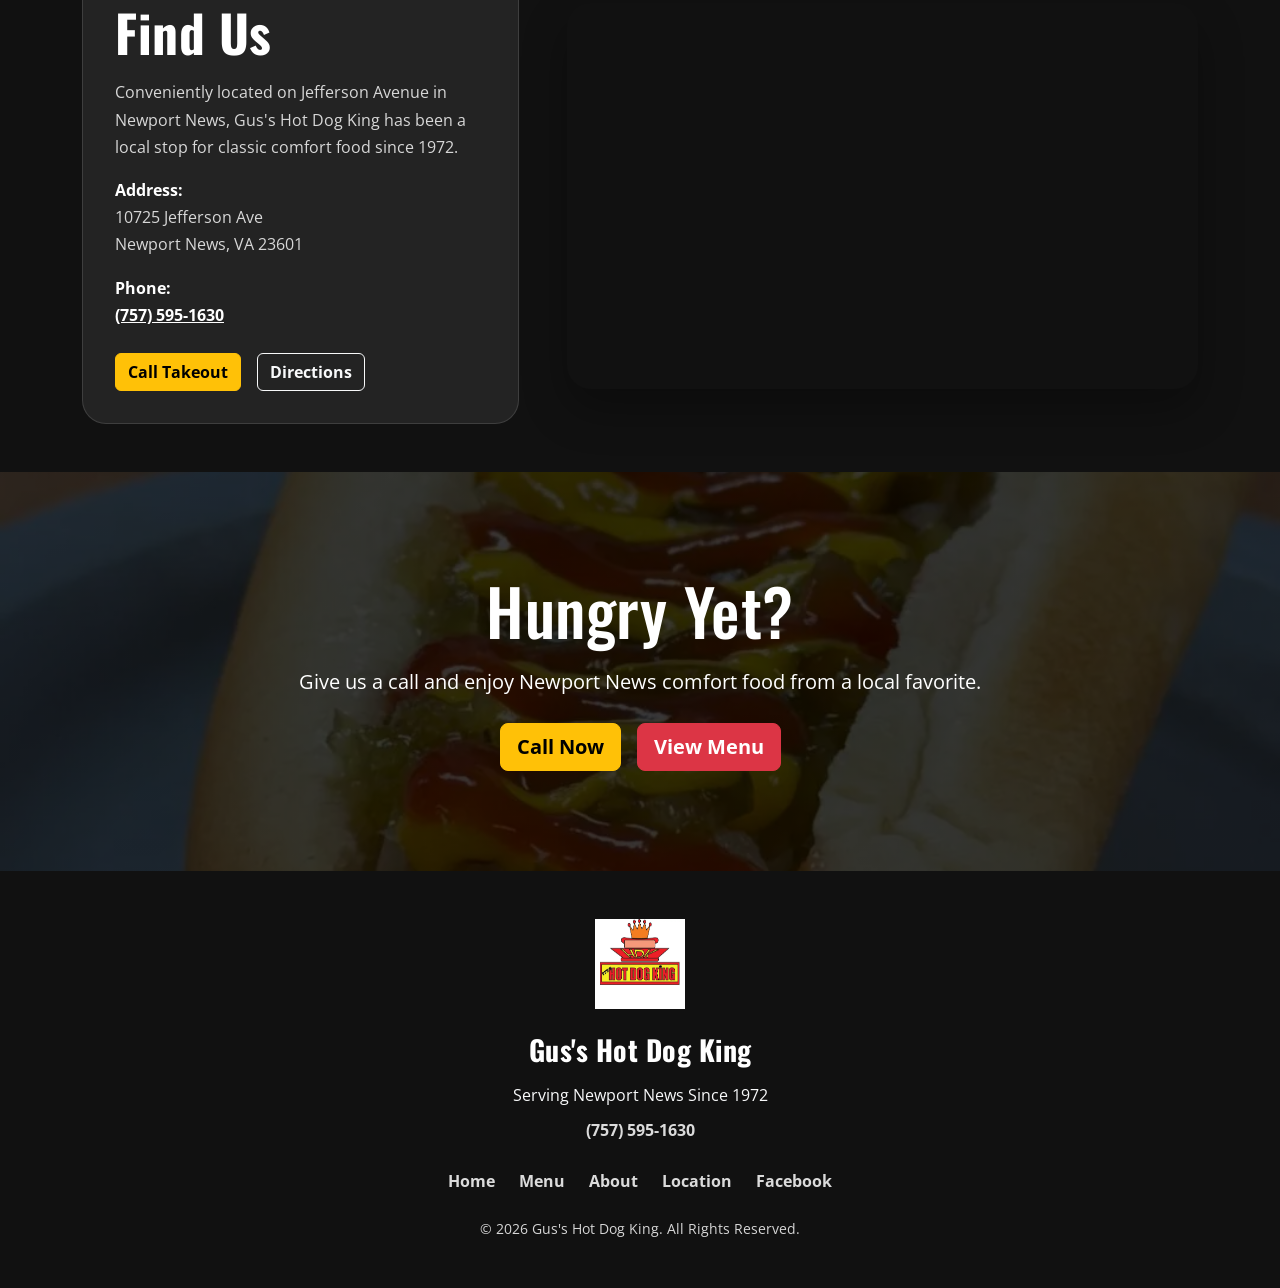
<file: contact.html>
<!doctype html>
<html lang="en">
  <head>
    <meta charset="UTF-8" />
    <meta name="viewport" content="width=device-width, initial-scale=1.0" />

    <meta
      name="description"
      content="Contact Gus's Hot Dog King in Newport News, Virginia. Call for takeout, get directions, view location details, and connect with us online."
    />

    <title>Contact | Gus's Hot Dog King</title>

    <link
      href="https://cdn.jsdelivr.net/npm/bootstrap@5.3.3/dist/css/bootstrap.min.css"
      rel="stylesheet"
    />

    <link
      href="https://fonts.googleapis.com/css2?family=Oswald:wght@500;600;700&family=Open+Sans:wght@400;600;700;800&display=swap"
      rel="stylesheet"
    />

    <link rel="stylesheet" href="base.css" />
    <link rel="stylesheet" href="contact.css" />
  </head>

  <body>
    <a href="#main-content" class="skip-link">Skip to main content</a>

    <!-- Navigation -->
    <header class="sticky-top shadow-sm">
      <nav class="navbar navbar-expand-lg navbar-light py-3">
        <div class="container">
          <a
            class="navbar-brand d-flex align-items-center gap-3"
            href="index.html"
          >
            <img
              src="public/images/HDK_LOGO.webp"
              alt="Gus's Hot Dog King Logo"
              width="75"
              height="75"
              loading="eager"
            />

            <span>Gus's Hot Dog King</span>
          </a>

          <button
            class="navbar-toggler"
            type="button"
            data-bs-toggle="collapse"
            data-bs-target="#mainNav"
            aria-controls="mainNav"
            aria-expanded="false"
            aria-label="Toggle navigation"
          >
            <span class="navbar-toggler-icon"></span>
          </button>

          <div class="collapse navbar-collapse" id="mainNav">
            <ul class="navbar-nav ms-auto align-items-lg-center gap-lg-3">
              <li class="nav-item">
                <a class="nav-link" href="index.html">Home</a>
              </li>

              <li class="nav-item">
                <a class="nav-link" href="about.html">About Us</a>
              </li>

              <li class="nav-item">
                <a class="nav-link" href="menu.html">Menu</a>
              </li>

              <li class="nav-item">
                <a class="nav-link active" href="contact.html" aria-current="page">Location</a>
              </li>

              <li class="nav-item">
                <a
                  href="https://www.doordash.com/store/gus's-hot-dog-king-newport-news-926834/18420549/?pickup=false"
                  target="_blank"
                  rel="noopener noreferrer"
                  class="btn btn-danger rounded-pill px-4 fw-semibold"
                >
                  Order DoorDash
                </a>
              </li>
            </ul>
          </div>
        </div>
      </nav>
    </header>
    <main id="main-content">
      <!-- HERO WITH BACKGROUND IMAGE + CTA -->
      <section class="hero-section">
        <div class="container">
          <div class="hero-content">
            <p class="hero-subtitle">Newport News Favorite Since 1972</p>

            <h1>Visit Gus's Hot Dog King</h1>

            <p>
              Call ahead for takeout, get directions, or stop by for legendary
              hot dogs, burgers, fries, and hometown hospitality.
            </p>

            <div class="d-flex flex-column flex-sm-row gap-3">
              <a href="tel:7575951630" class="btn btn-warning btn-lg fw-bold">
                Call Takeout
              </a>

              <a
                href="https://www.google.com/maps?q=10725%20Jefferson%20Ave%20Newport%20News%20VA%2023601"
                target="_blank"
                rel="noopener noreferrer"
                class="btn btn-danger btn-lg fw-bold"
              >
                Get Directions
              </a>
            </div>
          </div>
        </div>
      </section>

      <!-- INTRO -->
      <section class="contact-intro py-5">
        <div class="container text-center">
          <h2 class="section-title">We'd Love to See You</h2>

          <p class="section-subtitle">
            Whether you're picking up lunch, grabbing dinner, or visiting a
            Newport News favorite, Gus's Hot Dog King is ready to serve you.
          </p>
        </div>
      </section>

      <!-- CONTACT CARDS -->
      <section class="contact-details py-5">
        <div class="container">
          <div class="row g-4">
            <div class="col-md-4">
              <div class="contact-card">
                <div class="contact-icon" aria-hidden="true">&#128205;</div>
                <h3>Location</h3>

                <p>
                  10725 Jefferson Ave<br />
                  Newport News, VA 23601
                </p>

                <a
                  href="https://www.google.com/maps?q=10725%20Jefferson%20Ave%20Newport%20News%20VA%2023601"
                  target="_blank"
                  rel="noopener noreferrer"
                >
                  Open in Google Maps
                </a>
              </div>
            </div>

            <div class="col-md-4">
              <div class="contact-card">
                <div class="contact-icon" aria-hidden="true">&#9742;</div>
                <h3>Call Ahead</h3>

                <p>
                  Call us for takeout orders, questions, or current daily
                  availability.
                </p>

                <a href="tel:7575951630">(757) 595-1630</a>
              </div>
            </div>

            <div class="col-md-4">
              <div class="contact-card">
                <div class="contact-icon" aria-hidden="true">&#128077;</div>
                <h3>Follow Us</h3>

                <p>
                  Keep up with local updates, photos, specials, and restaurant
                  news.
                </p>

                <a
                  href="https://www.facebook.com/Gusshotdogking"
                  target="_blank"
                  rel="noopener noreferrer"
                >
                  Visit Facebook
                </a>
              </div>
            </div>
          </div>
        </div>
      </section>

      <!-- MAP SECTION -->
      <section class="location-section py-5">
        <div class="container">
          <div class="row g-5 align-items-center">
            <div class="col-lg-5">
              <div class="location-info-box">
                <h2>Find Us</h2>

                <p>
                  Conveniently located on Jefferson Avenue in Newport News,
                  Gus's Hot Dog King has been a local stop for classic comfort
                  food since 1972.
                </p>

                <p>
                  <strong>Address:</strong><br />
                  10725 Jefferson Ave<br />
                  Newport News, VA 23601
                </p>

                <p>
                  <strong>Phone:</strong><br />
                  <a href="tel:7575951630">(757) 595-1630</a>
                </p>

                <div class="d-flex flex-column flex-sm-row gap-3 mt-4">
                  <a href="tel:7575951630" class="btn btn-warning fw-bold">
                    Call Takeout
                  </a>

                  <a
                    href="https://www.google.com/maps?q=10725%20Jefferson%20Ave%20Newport%20News%20VA%2023601"
                    target="_blank"
                    rel="noopener noreferrer"
                    class="btn btn-outline-light fw-bold"
                  >
                    Directions
                  </a>
                </div>
              </div>
            </div>

            <div class="col-lg-7">
              <div class="map-wrapper">
                <iframe
                  title="Map to Gus's Hot Dog King"
                  src="https://www.google.com/maps?q=10725%20Jefferson%20Ave%20Newport%20News%20VA%2023601&output=embed"
                  loading="lazy"
                  referrerpolicy="no-referrer-when-downgrade"
                ></iframe>
              </div>
            </div>
          </div>
        </div>
      </section>

      <!-- CTA -->
      <section class="cta-section text-center">
        <div class="container">
          <h2>Hungry Yet?</h2>

          <p>
            Give us a call and enjoy Newport News comfort food from a local
            favorite.
          </p>

          <div class="d-flex flex-column flex-sm-row justify-content-center gap-3 mt-4">
            <a href="tel:7575951630" class="btn btn-warning btn-lg fw-bold">
              Call Now
            </a>

            <a href="menu.html" class="btn btn-danger btn-lg fw-bold">
              View Menu
            </a>
          </div>
        </div>
      </section>
    </main>

      <footer class="text-white py-5">
      <div class="container text-center">
        <img
          src="public/images/HDK_LOGO.webp"
          alt="Gus's Hot Dog King Logo"
          width="90"
          height="90"
          class="mb-4"
          loading="lazy"
        />

        <h2 class="h3 fw-bold mb-3">Gus's Hot Dog King</h2>

        <p class="mb-2 text-light">Serving Newport News Since 1972</p>

        <p class="mb-4">
          <a href="tel:7575951630" class="footer-link fw-bold">
            (757) 595-1630
          </a>
        </p>

        <div class="d-flex justify-content-center gap-4 mb-4 flex-wrap">
          <a href="index.html" class="footer-link">Home</a>
          <a href="menu.html" class="footer-link">Menu</a>
          <a href="about.html" class="footer-link">About</a>
          <a href="contact.html" class="footer-link">Location</a>

          <a
            href="https://www.facebook.com/Gusshotdogking"
            target="_blank"
            rel="noopener noreferrer"
            class="footer-link"
          >
            Facebook
          </a>
        </div>

        <p class="small footer-copy mb-0">
          &copy; 2026 Gus's Hot Dog King. All Rights Reserved.
        </p>
      </div>
    </footer>

    <script src="https://cdn.jsdelivr.net/npm/bootstrap@5.3.3/dist/js/bootstrap.bundle.min.js"></script>
  </body>
</html>
</file>
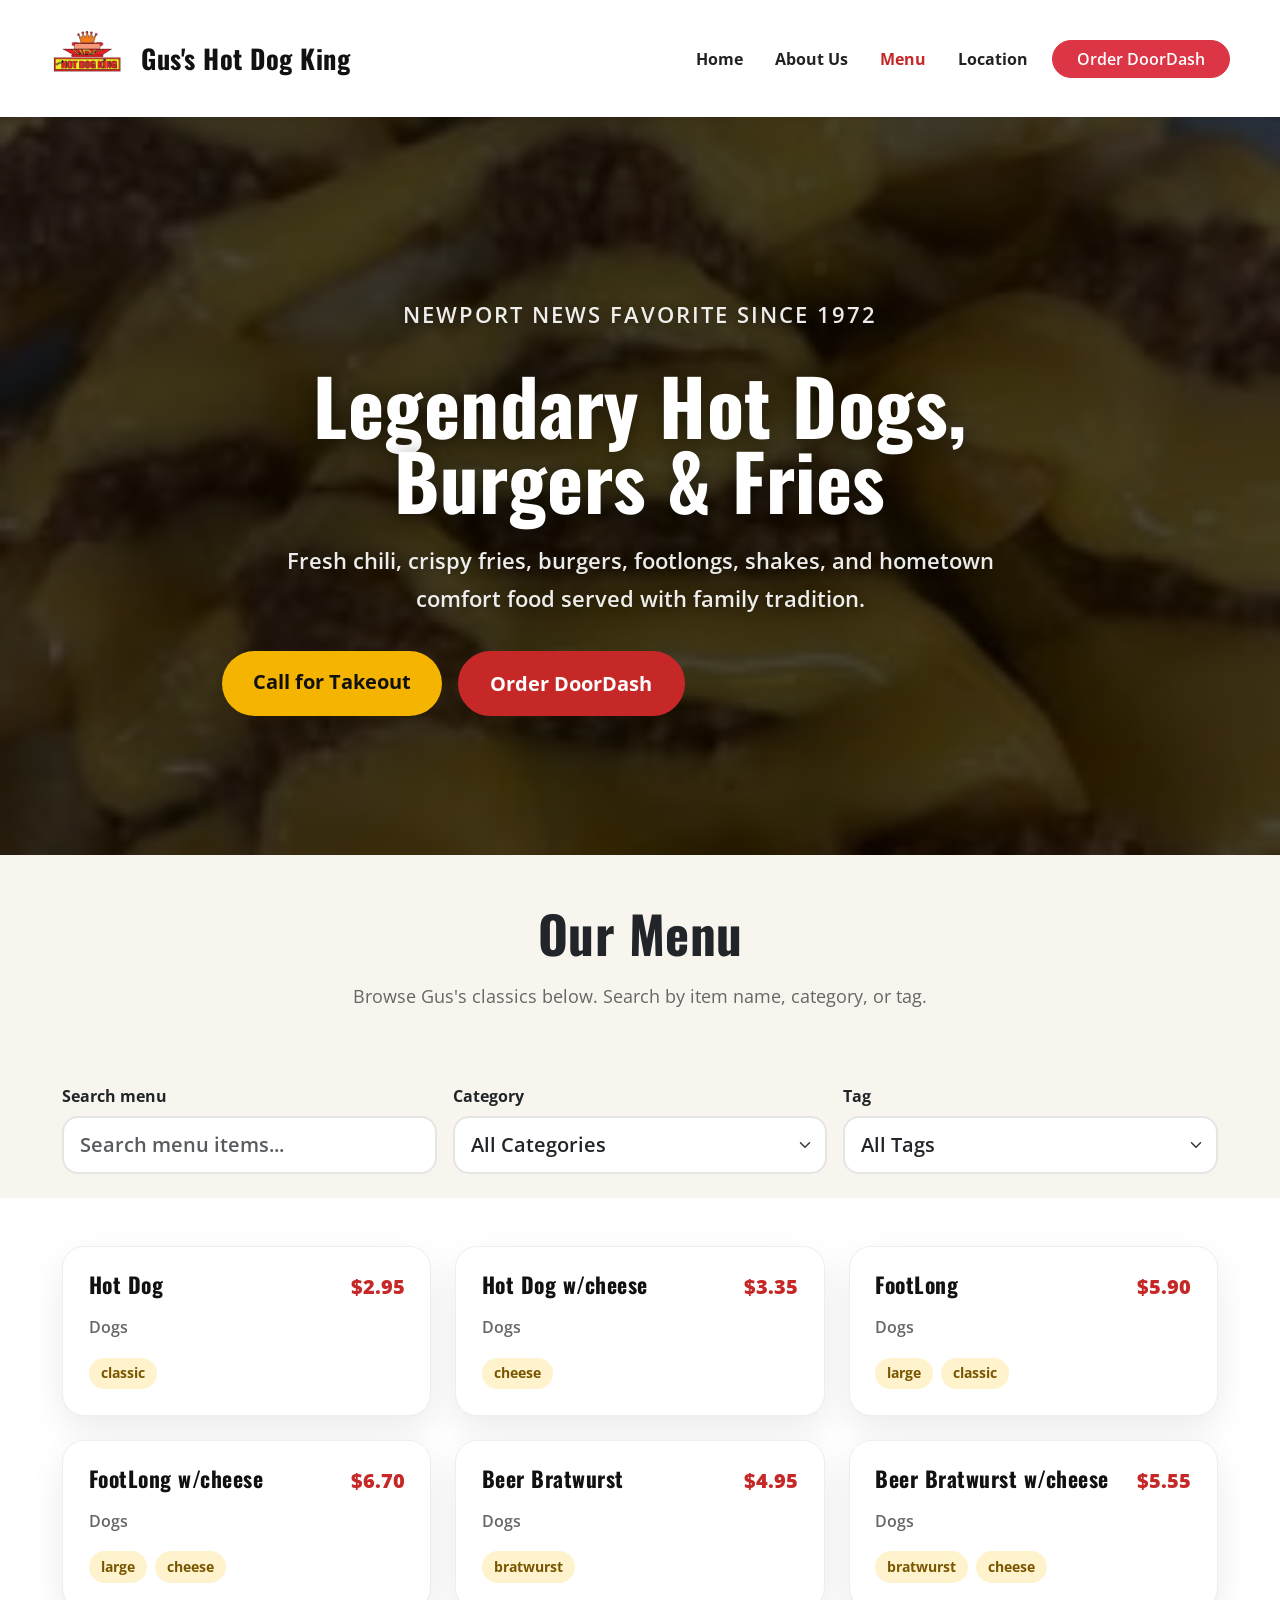
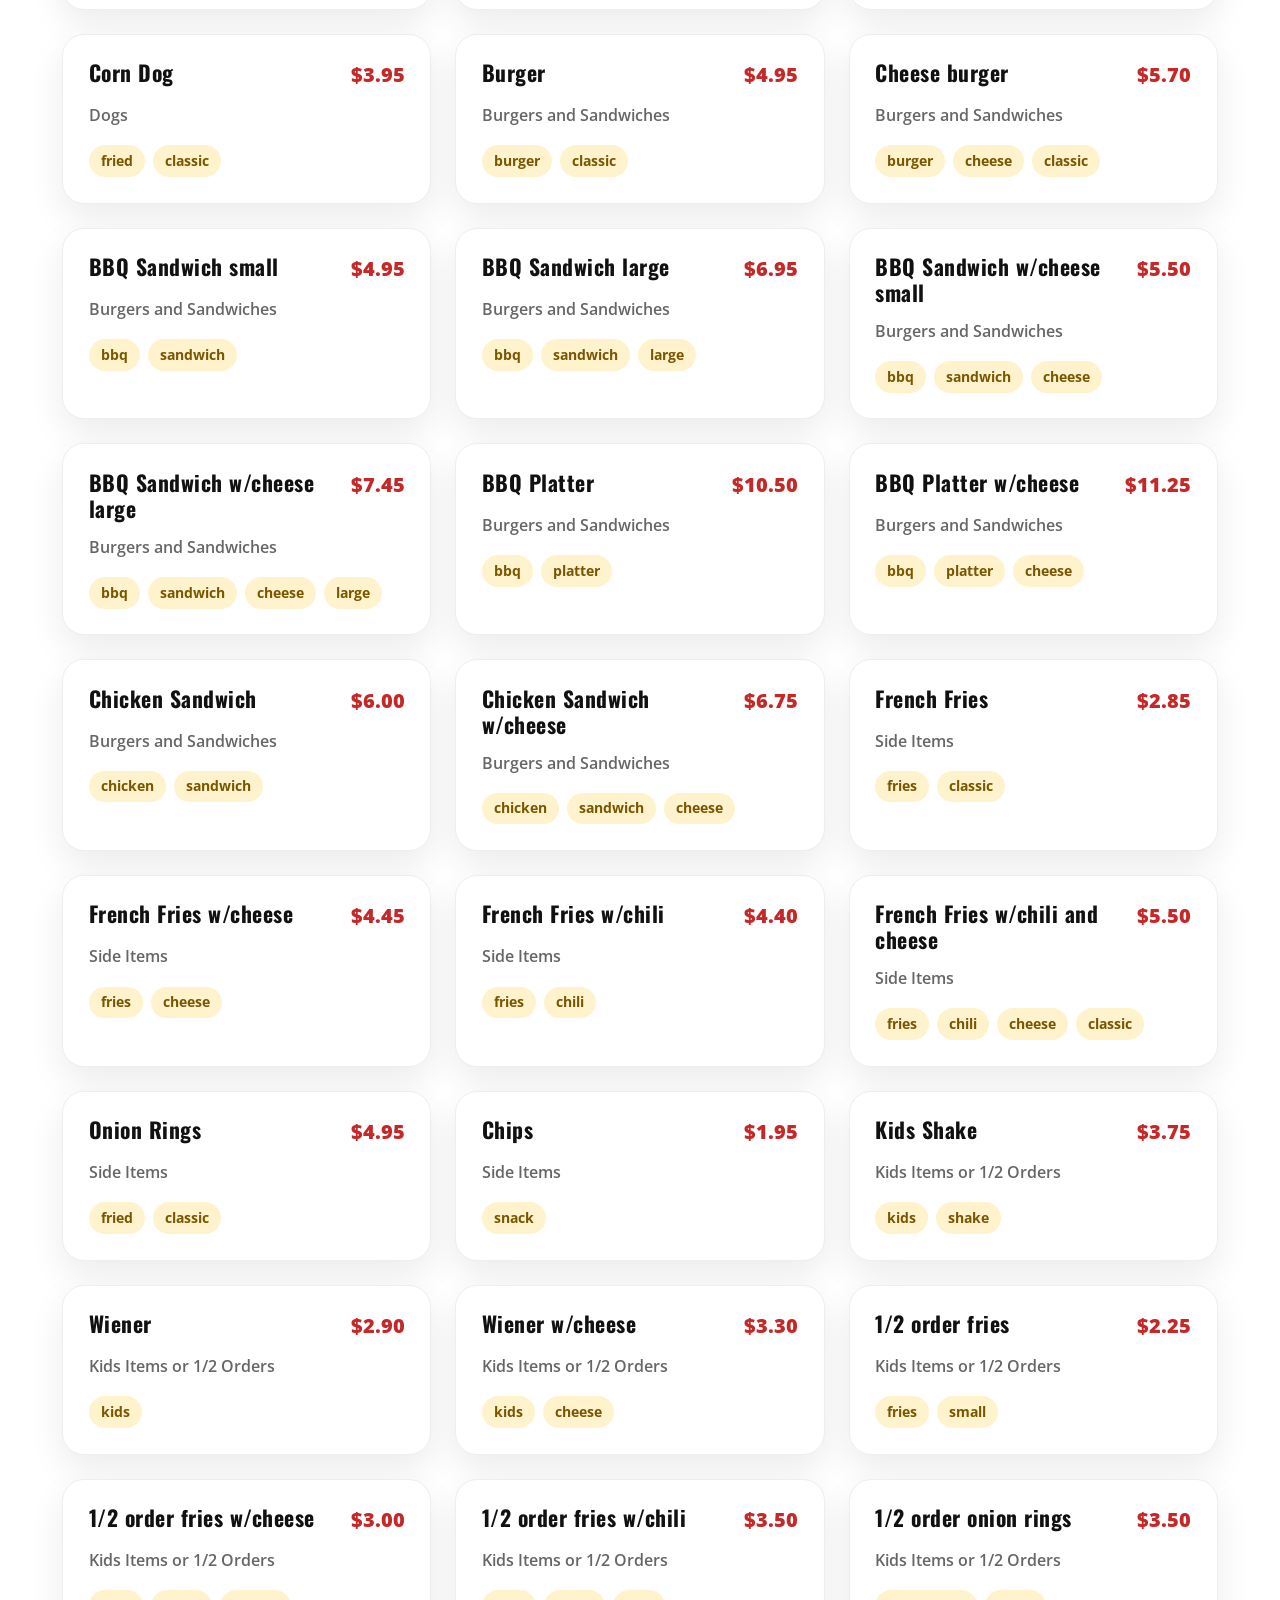
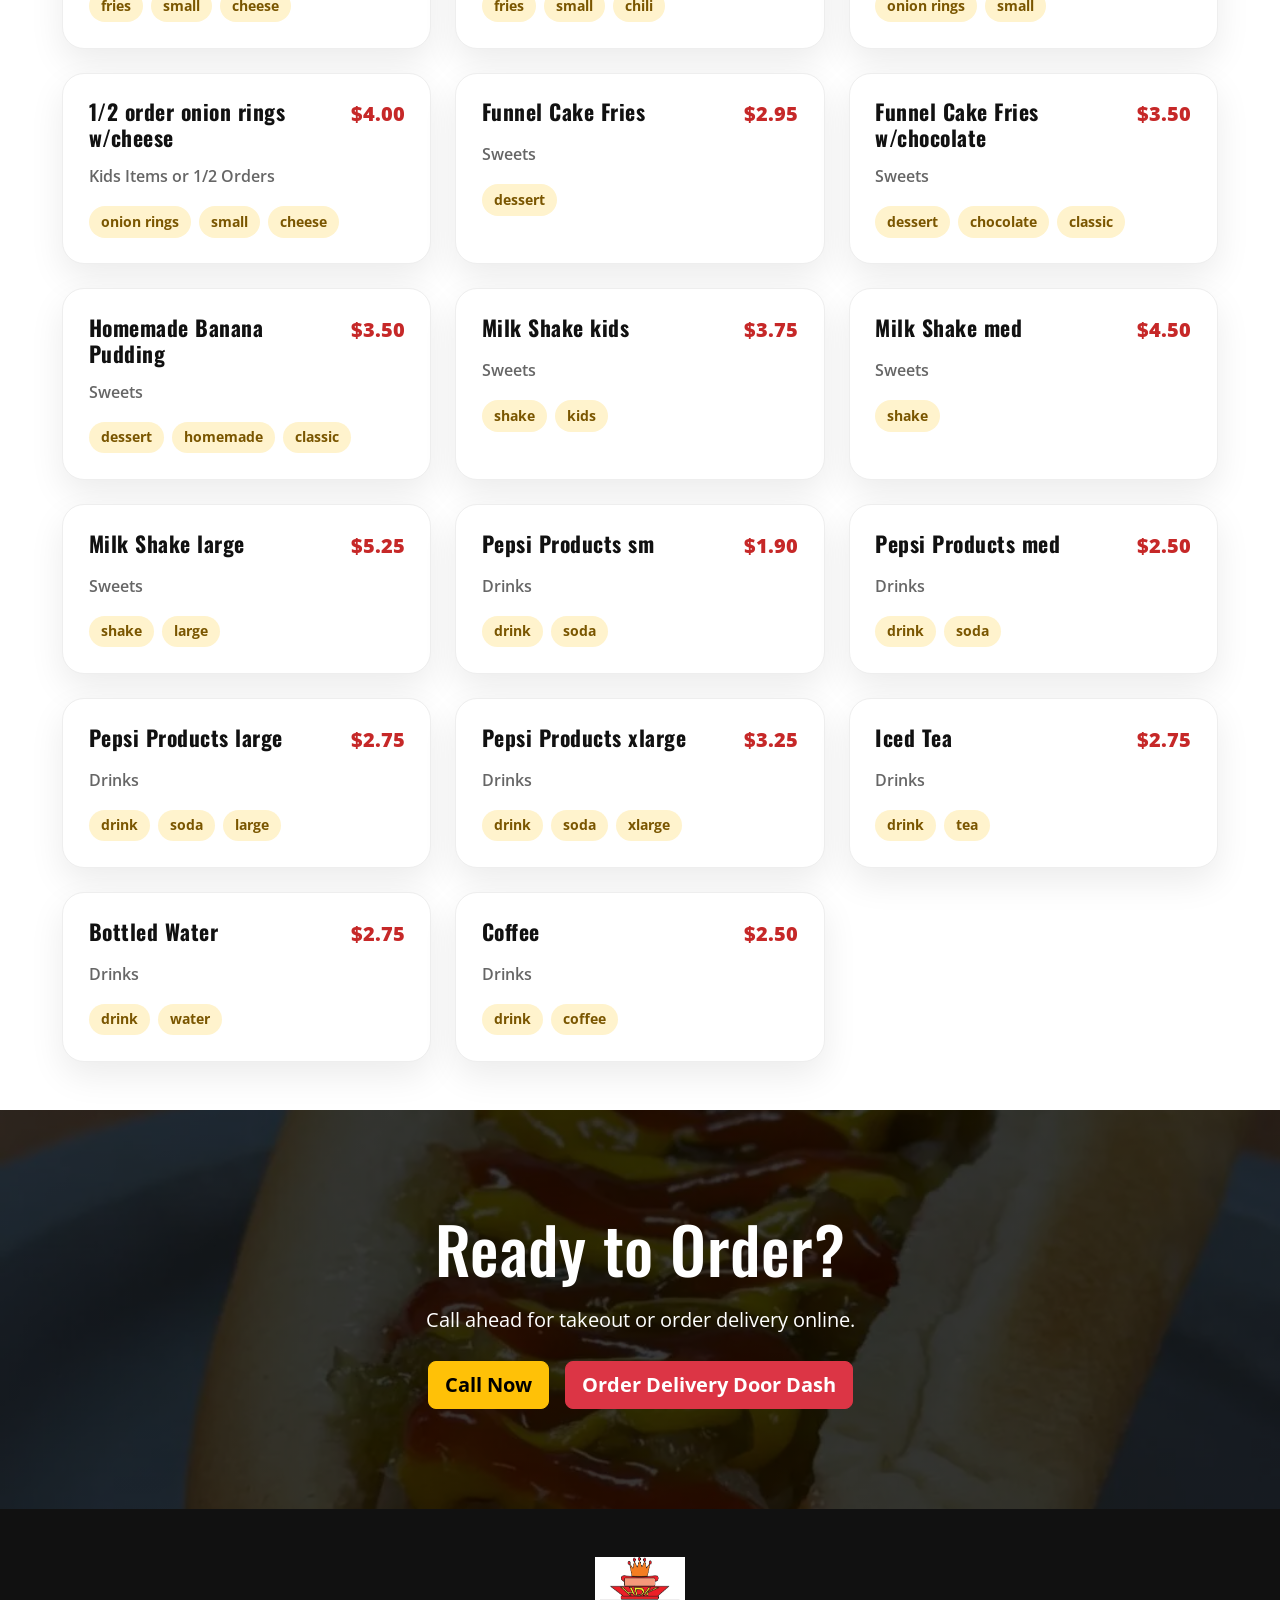
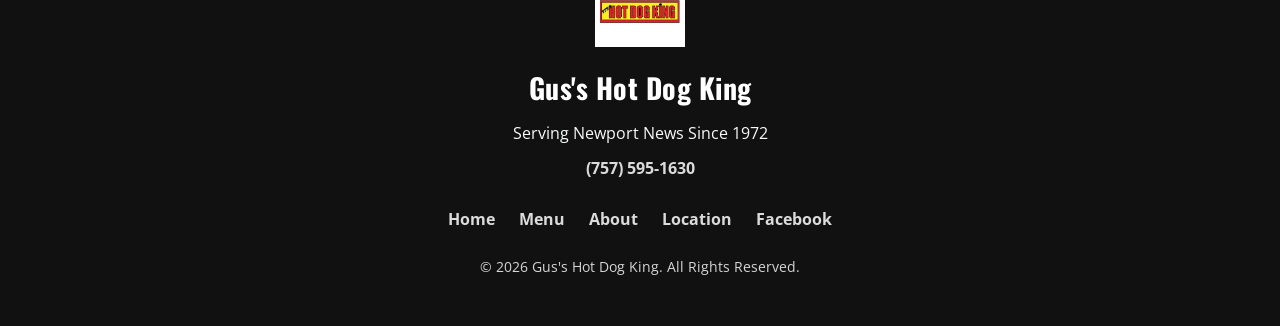
<file: menu.html>
<!doctype html>
<html lang="en">
  <head>
    <meta charset="UTF-8" />
    <meta name="viewport" content="width=device-width, initial-scale=1.0" />

    <title>Menu | Gus's Hot Dog King</title>

    <!-- Bootstrap -->
    <link
      href="https://cdn.jsdelivr.net/npm/bootstrap@5.3.3/dist/css/bootstrap.min.css"
      rel="stylesheet"
    />

    <!-- Google Fonts -->
    <link
      href="https://fonts.googleapis.com/css2?family=Oswald:wght@500;600;700&family=Open+Sans:wght@400;600;700;800&display=swap"
      rel="stylesheet"
    />

    <!-- Custom CSS -->
    <link rel="stylesheet" href="base.css" />
    <link rel="stylesheet" href="menu.css" />
  </head>

  <body>
    <a href="#main-content" class="skip-link">Skip to content</a>

    <!-- Navigation -->
    <header class="sticky-top shadow-sm">
      <nav class="navbar navbar-expand-lg navbar-light py-3">
        <div class="container">
          <a
            class="navbar-brand d-flex align-items-center gap-3"
            href="index.html"
          >
            <img
              src="public/images/HDK_LOGO.webp"
              alt="Gus's Hot Dog King Logo"
              width="75"
              height="75"
              loading="eager"
            />

            <span>Gus's Hot Dog King</span>
          </a>

          <button
            class="navbar-toggler"
            type="button"
            data-bs-toggle="collapse"
            data-bs-target="#mainNav"
            aria-controls="mainNav"
            aria-expanded="false"
            aria-label="Toggle navigation"
          >
            <span class="navbar-toggler-icon"></span>
          </button>

          <div class="collapse navbar-collapse" id="mainNav">
            <ul class="navbar-nav ms-auto align-items-lg-center gap-lg-3">
              <li class="nav-item">
                <a class="nav-link" href="index.html">Home</a>
              </li>

              <li class="nav-item">
                <a class="nav-link" href="about.html">About Us</a>
              </li>

              <li class="nav-item">
                <a class="nav-link active" href="menu.html" aria-current="page">Menu</a>
              </li>

              <li class="nav-item">
                <a class="nav-link" href="contact.html">Location</a>
              </li>

              <li class="nav-item">
                <a
                  href="https://www.doordash.com/store/gus's-hot-dog-king-newport-news-926834/18420549/?pickup=false"
                  target="_blank"
                  rel="noopener noreferrer"
                  class="btn btn-danger rounded-pill px-4 fw-semibold"
                >
                  Order DoorDash
                </a>
              </li>
            </ul>
          </div>
        </div>
      </nav>
    </header>
    <main id="main-content">
      <!-- HERO -->
      <section class="hero-section">
        <div class="container">
          <div class="hero-content">
            <p class="hero-subtitle">Newport News Favorite Since 1972</p>

            <h1>Legendary Hot Dogs, Burgers & Fries</h1>

            <p>
              Fresh chili, crispy fries, burgers, footlongs, shakes, and
              hometown comfort food served with family tradition.
            </p>

            <div class="d-flex flex-column flex-sm-row gap-3">
              <a href="tel:7575951630" class="btn btn-warning btn-lg">
                Call for Takeout
              </a>

              <a
                href="https://www.doordash.com/store/gus's-hot-dog-king-newport-news-926834/18420549/?pickup=false"
                target="_blank"
                rel="noopener noreferrer"
                class="btn btn-danger btn-lg doordash-btn"
              >
                Order DoorDash
              </a>
            </div>
          </div>
        </div>
      </section>

      <!-- INTRO -->
      <section class="menu-intro py-5">
        <div class="container">
          <h2 class="section-title">Our Menu</h2>
          <p class="section-subtitle">
            Browse Gus's classics below. Search by item name, category, or tag.
          </p>
        </div>
      </section>

      <!-- FILTERS -->
      <section class="filter-section py-4" aria-labelledby="menu-filter-title">
        <div class="container">
          <form id="menuFilters" class="row g-3 align-items-end" role="search">
            <h2 id="menu-filter-title" class="visually-hidden">
              Filter menu items
            </h2>

            <div class="col-lg-4">
              <label for="searchInput" class="form-label fw-bold">
                Search menu
              </label>
              <input
                type="search"
                id="searchInput"
                class="form-control form-control-lg"
                placeholder="Search menu items..."
                autocomplete="off"
              />
            </div>

            <div class="col-lg-4">
              <label for="categoryFilter" class="form-label fw-bold">
                Category
              </label>
              <select id="categoryFilter" class="form-select form-select-lg">
                <option value="all">All Categories</option>
              </select>
            </div>

            <div class="col-lg-4">
              <label for="tagFilter" class="form-label fw-bold">
                Tag
              </label>
              <select id="tagFilter" class="form-select form-select-lg">
                <option value="all">All Tags</option>
              </select>
            </div>
          </form>
        </div>
      </section>

      <!-- DYNAMIC MENU -->
      <section class="menu-section py-5" aria-labelledby="menu-results-title">
        <div class="container">
          <h2 id="menu-results-title" class="visually-hidden">
            Menu results
          </h2>
          <p id="menuStatus" class="visually-hidden" aria-live="polite"></p>
          <div
            id="menuContainer"
            class="row g-4"
            aria-live="polite"
            aria-busy="true"
          ></div>
        </div>
      </section>

      <!-- CTA -->
      <section class="cta-section text-center">
        <div class="container">
          <h2>Ready to Order?</h2>
          <p>Call ahead for takeout or order delivery online.</p>

          <div class="d-flex flex-column flex-sm-row justify-content-center gap-3 mt-4">
            <a href="tel:7575951630" class="btn btn-warning btn-lg fw-bold">
              Call Now
            </a>

            <a
              href="https://www.doordash.com/store/gus's-hot-dog-king-newport-news-926834/18420549/?pickup=false"
              target="_blank"
              rel="noopener noreferrer"
              class="btn btn-danger btn-lg fw-bold"
            >
              Order Delivery Door Dash
            </a>
          </div>
        </div>
      </section>
    </main>

    <footer class="text-white py-5">
      <div class="container text-center">
        <img
          src="public/images/HDK_LOGO.webp"
          alt="Gus's Hot Dog King Logo"
          width="90"
          height="90"
          class="mb-4"
          loading="lazy"
        />

        <h2 class="h3 fw-bold mb-3">Gus's Hot Dog King</h2>

        <p class="mb-2 text-light">Serving Newport News Since 1972</p>

        <p class="mb-4">
          <a href="tel:7575951630" class="footer-link fw-bold">
            (757) 595-1630
          </a>
        </p>

        <div class="d-flex justify-content-center gap-4 mb-4 flex-wrap">
          <a href="index.html" class="footer-link">Home</a>
          <a href="menu.html" class="footer-link">Menu</a>
          <a href="about.html" class="footer-link">About</a>
          <a href="contact.html" class="footer-link">Location</a>

          <a
            href="https://www.facebook.com/Gusshotdogking"
            target="_blank"
            rel="noopener noreferrer"
            class="footer-link"
          >
            Facebook
          </a>
        </div>

        <p class="small footer-copy mb-0">
          &copy; 2026 Gus's Hot Dog King. All Rights Reserved.
        </p>
      </div>
    </footer>

    <script src="menu.js"></script>
    <script src="https://cdn.jsdelivr.net/npm/bootstrap@5.3.3/dist/js/bootstrap.bundle.min.js"></script>
  </body>
</html>
</file>
<file: base.css>
:root {
  --primary-color: #f4b400;
  --secondary-color: #111111;
  --accent-color: #c62828;
  --light-bg: #f8f5ee;
  --text-dark: #212529;
  --purple: #4b2e83;
}

html {
  font-size: 16px;
  scroll-behavior: smooth;
}

body {
  font-family: "Open Sans", sans-serif;
  color: var(--text-dark);
  overflow-x: hidden;
}

body *,
body *::before,
body *::after {
  box-sizing: border-box;
}

h1,
h2,
h3,
h4,
.navbar-brand {
  font-family: "Oswald", sans-serif;
  letter-spacing: 0.5px;
}

p {
  line-height: 1.7;
}

.skip-link {
  position: absolute;
  top: -50px;
  left: 1rem;
  z-index: 9999;
  padding: 0.75rem 1rem;
  border-radius: 8px;
  background: #111;
  color: #fff;
}

.skip-link:focus {
  top: 1rem;
}

header {
  background: #fff;
}

.navbar {
  background-color: rgba(255, 255, 255, 0.97);
  backdrop-filter: blur(8px);
  padding: 1rem 0;
}

.navbar > .container {
  width: min(94%, 1700px);
  max-width: 1700px;
}

.navbar-brand span {
  font-size: 1.65rem;
  font-weight: 700;
  color: #111;
}

.navbar-brand img {
  object-fit: contain;
}

.nav-link {
  font-weight: 700;
  color: #222 !important;
  transition: color 0.25s ease;
}

.nav-link:hover,
.nav-link.active,
.nav-link[aria-current="page"] {
  color: var(--accent-color) !important;
}

footer {
  background-color: #111;
}

.footer-link {
  color: rgba(255, 255, 255, 0.85);
  text-decoration: none;
  font-weight: 700;
  transition: color 0.25s ease;
}

.footer-link:hover {
  color: var(--primary-color);
}

.footer-copy {
  color: #d6d6d6;
}

@media (max-width: 991px) {
  .navbar > .container {
    width: min(92%, 960px);
    max-width: 960px;
  }

  .navbar-brand span {
    font-size: 1.35rem;
  }

  .navbar-brand img {
    width: 58px;
    height: 58px;
  }

  .navbar-collapse {
    padding: 18px 0;
  }
}

@media (max-width: 576px) {
  .navbar > .container {
    width: min(92%, 540px);
    max-width: 540px;
  }

  .navbar-brand span {
    font-size: 1.1rem;
  }

  .navbar-brand img {
    width: 54px;
    height: 54px;
  }
}


a:focus-visible,
button:focus-visible,
.btn:focus-visible,
.form-control:focus-visible,
.form-select:focus-visible {
  outline: 3px solid var(--primary-color);
  outline-offset: 3px;
  box-shadow: 0 0 0 4px rgba(17, 17, 17, 0.25);
}

.nav-link:focus-visible,
.footer-link:focus-visible {
  color: var(--accent-color) !important;
  text-decoration: underline;
  text-underline-offset: 0.25rem;
}

@media (prefers-reduced-motion: reduce) {
  html {
    scroll-behavior: auto;
  }

  *,
  *::before,
  *::after {
    animation-duration: 0.01ms !important;
    animation-iteration-count: 1 !important;
    scroll-behavior: auto !important;
    transition-duration: 0.01ms !important;
  }
}
</file>
<file: index.css>
.container {
  width: min(94%, 1700px);
  max-width: 1700px;
}

/* =========================
   HERO SECTION
========================= */

.hero-section {
  position: relative;
  min-height: 82vh;
  display: flex;
  align-items: center;
  text-align: center;
  padding: 140px 0 100px;
  overflow: hidden;

  background:
    linear-gradient(
      rgba(0, 0, 0, 0.72),
      rgba(0, 0, 0, 0.72)
    ),
    url("public/images/loaded_hot_dog.webp")
    center center / cover no-repeat;

  color: white;
}

.hero-content {
  position: relative;
  width: 100%;
  max-width: 900px;
  margin: 0 auto;
  padding: 2rem;
  background: transparent;
  border-radius: 0;
  box-shadow: none;
  color: white;
  backdrop-filter: none;
}

.hero-subtitle {
  color: var(--primary-color);
  font-weight: 800;
  text-transform: uppercase;
  letter-spacing: 2px;
  margin-bottom: 1rem;
}

.hero-content h1 {
  font-size: clamp(3.5rem, 6vw, 6.5rem);
  line-height: 0.98;
  font-weight: 700;
  margin-bottom: 1.5rem;
  color: white;
}

.hero-content p {
  font-size: 1.35rem;
  line-height: 1.8;
  font-weight: 600;
  color: rgba(255, 255, 255, 0.9);
  margin: 0 auto 2rem;
  max-width: 760px;
}

.hero-content .btn {
  min-width: 220px;
  font-weight: 700;
  border-radius: 999px;
  padding: 0.95rem 1.9rem;
}
/* =========================
   SECTION SYSTEM
========================= */

section {
  width: 100%;
}

.section-title {
  font-size: clamp(3rem, 5vw, 5.75rem);
  margin-bottom: 1rem;
  text-align: center;
  font-weight: 700;
}

.section-subtitle {
  text-align: center;
  color: #666;
  max-width: 850px;
  margin: 0 auto 4rem;
  font-size: 1.2rem;
}

/* =========================
   CLOSING NOTICE
========================= */

.closing-notice-section {
  background: var(--light-bg);
  padding: 2.5rem 0;
}

.closing-notice {
  display: grid;
  grid-template-columns: 220px 1fr;
  align-items: center;
  gap: 2rem;
  padding: 2rem;
  border: 3px solid var(--primary-color);
  border-radius: 24px;
  background: #111;
  color: #fff;
  box-shadow: 0 16px 34px rgba(0, 0, 0, 0.18);
}

.notice-label {
  display: inline-flex;
  align-items: center;
  justify-content: center;
  min-height: 86px;
  margin: 0;
  padding: 1rem;
  border-radius: 18px;
  background: var(--primary-color);
  color: #111;
  font-family: "Oswald", sans-serif;
  font-size: 1.3rem;
  font-weight: 700;
  line-height: 1.1;
  text-align: center;
  text-transform: uppercase;
}

.notice-copy h2 {
  margin-bottom: 0.75rem;
  color: #fff;
  font-size: clamp(2.25rem, 4vw, 4.2rem);
  line-height: 1;
}

.notice-copy p {
  max-width: 930px;
  margin: 0;
  color: rgba(255, 255, 255, 0.9);
  font-size: 1.15rem;
}

/* =========================
   FAVORITES
========================= */

#favorites {
  background: #fff;
}

.food-card {
  border: none;
  overflow: hidden;
  border-radius: 24px;
  transition:
    transform 0.3s ease,
    box-shadow 0.3s ease;

  height: 100%;

  box-shadow:
    0 14px 35px rgba(0, 0, 0, 0.09);
}

.food-card:hover {
  transform: translateY(-8px);

  box-shadow:
    0 20px 45px rgba(0, 0, 0, 0.14);
}

.food-card img {
  width: 100%;
  height: 320px;
  object-fit: cover;
}

.food-card .card-body {
  padding: 1.8rem;
}

/* =========================
   MERCHANDISE
========================= */

.merch-section {
  padding: 3rem 0;
  background: var(--primary-color);
}

.merch-card {
  display: grid;
  grid-template-columns: minmax(0, 1fr) minmax(260px, 420px);
  align-items: center;
  gap: clamp(2.5rem, 6vw, 6rem);
  padding: clamp(2rem, 5vw, 5rem);
  border-radius: 32px;
  background: #111;
  color: #fff;
  box-shadow: 0 20px 50px rgba(0, 0, 0, 0.22);
}

.merch-eyebrow {
  margin-bottom: 0.75rem;
  color: var(--primary-color);
  font-family: "Oswald", sans-serif;
  font-size: 1.2rem;
  font-weight: 700;
  letter-spacing: 0.12em;
  text-transform: uppercase;
}

.merch-copy h2 {
  max-width: 850px;
  margin-bottom: 1.5rem;
  font-size: clamp(3rem, 5vw, 5.5rem);
  line-height: 1.02;
}

.merch-copy > p:not(.merch-eyebrow):not(.merch-url-label) {
  max-width: 760px;
  margin-bottom: 2rem;
  color: rgba(255, 255, 255, 0.88);
  font-size: 1.2rem;
}

.merch-url-label {
  margin: 1.75rem 0 0.25rem;
  color: rgba(255, 255, 255, 0.7);
  font-size: 0.95rem;
  font-weight: 700;
}

.merch-url {
  color: #fff;
  font-size: clamp(1rem, 2vw, 1.25rem);
  font-weight: 700;
  overflow-wrap: anywhere;
  text-underline-offset: 0.25rem;
}

.merch-url:hover {
  color: var(--primary-color);
}

.merch-qr-wrap {
  padding: 1.25rem;
  border-radius: 24px;
  background: #fff;
  color: #111;
  text-align: center;
}

.merch-qr-wrap a {
  display: block;
  aspect-ratio: 1 / 1;
  overflow: hidden;
  border-radius: 14px;
  background: #fff;
}

.merch-qr {
  display: block;
  width: 145%;
  max-width: none;
  height: auto;
  transform: translate(-15%, -19%);
}

.merch-qr-wrap p {
  margin: 1rem 0 0;
  font-weight: 700;
}

/* =========================
   STORY
========================= */

.story-section {
  background-color: var(--light-bg);
}

.story-section img {
  width: 100%;
  min-height: 520px;
  object-fit: cover;
}

.story-section h2 {
  font-size: clamp(3rem, 5vw, 5.5rem);
  line-height: 1.05;
}

.story-section .lead {
  font-size: 1.35rem;
}

.story-section p {
  font-size: 1.1rem;
}

/* =========================
   REVIEWS
========================= */

#reviews {
  background: #fff;
}

.review-card {
  border-radius: 24px;
  padding: 2.5rem;
  background-color: white;

  box-shadow:
    0 14px 35px rgba(0, 0, 0, 0.08);

  height: 100%;

  transition: transform 0.3s ease;

  border: 1px solid #eee;
}

.review-card:hover {
  transform: translateY(-5px);
}

.stars {
  color: var(--primary-color);
  font-size: 1.6rem;
  margin-bottom: 1rem;
}

/* =========================
   CTA
========================= */

.cta-section {
  background:
    linear-gradient(
      rgba(0, 0, 0, 0.78),
      rgba(0, 0, 0, 0.78)
    ),
    url("public/images/loaded_hot_dog.webp")
    center / cover no-repeat;

  color: white;

  padding: 120px 0 !important;
}

.cta-section h2 {
  font-size: clamp(3.5rem, 6vw, 6.5rem);
}

.cta-section p {
  font-size: 1.35rem;
}

/* =========================
   LOCATION
========================= */

#location {
  background: #111;
}

#location h2 {
  font-size: clamp(3rem, 5vw, 5.5rem);
}

.hours-box {
  background-color: rgba(255, 255, 255, 0.08);

  border-radius: 24px;

  padding: 2.5rem;

  border: 1px solid rgba(255, 255, 255, 0.1);
}

#location iframe {
  width: 100%;
}

/* =========================
   TABLET
========================= */

@media (max-width: 991px) {

  .container {
    width: min(92%, 960px);
  }

  .hero-section {

    min-height: 76vh;

    padding: 120px 0 60px;

    background:
      linear-gradient(
        rgba(0,0,0,0.38),
        rgba(0,0,0,0.52)
      ),
      url("public/images/gus_making_dog.webp")
      center center / cover no-repeat;
  }

  .hero-content {
    max-width: 100%;
  }

  .story-section img {
    min-height: 380px;
  }

  .closing-notice {
    grid-template-columns: 1fr;
    gap: 1.25rem;
  }

  .notice-label {
    min-height: auto;
    justify-content: flex-start;
    text-align: left;
  }

  .merch-card {
    grid-template-columns: 1fr;
  }

  .merch-qr-wrap {
    width: min(100%, 430px);
    margin: 0 auto;
  }

}

/* =========================
   MOBILE
========================= */

@media (max-width: 576px) {

  .container {
    width: min(92%, 540px);
  }

  /* NAVBAR */
/* HERO */

  @media (max-width: 576px) {

  .hero-section {

    min-height: 70vh;

    display: flex;
    align-items: center;
    justify-content: center;

    text-align: center;

    padding: 100px 0 60px;

    background:
      linear-gradient(
        rgba(0,0,0,0.72),
        rgba(0,0,0,0.72)
      ),
      url("public/images/loaded_hot_dog.webp")
      center center / cover no-repeat;
  }

  .hero-content {

    width: 100%;
    max-width: 100%;

    padding: 0;

    background: transparent;

    border-radius: 0;

    box-shadow: none;

    margin: 0;
  }

  .hero-subtitle {

    font-size: 0.9rem;

    letter-spacing: 1.5px;

    margin-bottom: 0.75rem;
  }

  .hero-content h1 {

    font-size: 2.8rem;

    line-height: 1.05;

    margin-bottom: 1rem;

    color: #fff;
  }

  .hero-content p {

    font-size: 1rem;

    line-height: 1.7;

    max-width: 100%;

    color: rgba(255,255,255,0.9);

    margin-bottom: 1.5rem;
  }

  .hero-content .btn {

    width: 100%;

    max-width: 100%;

    min-width: auto;
  }

  .hero-content .d-flex {
    gap: 0.75rem !important;
  }
}

  /* TITLES */

  .section-title {
    font-size: 2.7rem;
  }

  .section-subtitle {
    font-size: 1.05rem;
    margin-bottom: 2.5rem;
  }

  .closing-notice-section {
    padding: 1.5rem 0;
  }

  .closing-notice {
    padding: 1.35rem;
    border-radius: 18px;
  }

  .notice-copy h2 {
    font-size: 2.35rem;
  }

  .notice-copy p {
    font-size: 1rem;
  }

  .merch-section {
    padding: 1.5rem 0;
  }

  .merch-card {
    gap: 2rem;
    padding: 1.5rem;
    border-radius: 20px;
    text-align: center;
  }

  .merch-copy h2 {
    font-size: 2.8rem;
  }

  .merch-copy > p:not(.merch-eyebrow):not(.merch-url-label) {
    font-size: 1rem;
  }

  .merch-copy .btn {
    width: 100%;
  }

  .merch-qr-wrap {
    padding: 0.85rem;
  }

  /* CARDS */

  .food-card img {
    height: 260px;
  }

  .story-section img {
    min-height: 300px;
  }

  .story-section h2,
  #location h2,
  .cta-section h2 {
    font-size: 2.8rem;
  }

  /* CTA */

  .cta-section {
    padding: 80px 0 !important;
  }

  .hours-box {
    padding: 1.5rem;
  }

}
</file>
<file: about.css>
.about-page {
  background-color: #fffaf0;
}

.container {
  width: min(94%, 1700px);
  max-width: 1700px;
}

/* =========================
   BUTTONS
========================= */

.btn-gold {
  background: #f4c542;
  color: #2d1c10;
  border: 2px solid #f4c542;
  font-weight: 800;
  padding: 14px 30px;
  border-radius: 999px;
  box-shadow: 0 12px 25px rgba(244, 197, 66, 0.35);
  transition: all 0.25s ease;
}

.btn-gold:hover {
  background: #ffd95a;
  border-color: #ffd95a;
  color: #2d1c10;
  transform: translateY(-2px);
}

.btn-outline-light {
  border: 2px solid #fff;
  color: #fff;
  font-weight: 800;
  padding: 14px 30px;
  border-radius: 999px;
  transition: all 0.25s ease;
}

.btn-outline-light:hover {
  background: #fff;
  color: var(--purple);
}

/* =========================
   HERO
========================= */

.about-hero {
  position: relative;
  min-height: 760px;
  display: flex;
  align-items: center;
  justify-content: flex-start;
  overflow: hidden;

  background:
    linear-gradient(
      90deg,
      rgba(31, 18, 12, 0.92) 0%,
      rgba(31, 18, 12, 0.72) 44%,
      rgba(31, 18, 12, 0.28) 100%
    ),
    url("public/images/cheeseburger.webp") center / cover no-repeat;

  color: #fff;
}

.about-hero-content {
  max-width: 960px;
  padding: 120px 0;
}

.eyebrow {
  color: #f4c542;
  font-weight: 900;
  letter-spacing: 0.14em;
  text-transform: uppercase;
  font-size: 1rem;
  margin-bottom: 14px;
}

.eyebrow.purple {
  color: var(--purple);
}

.about-hero h1 {
  font-family: "Lobster", cursive;
  font-size: clamp(5rem, 8vw, 9rem);
  line-height: 0.95;
  margin-bottom: 26px;
  text-shadow: 0 8px 24px rgba(0, 0, 0, 0.45);
}

.about-hero p {
  max-width: 760px;
  font-size: 1.5rem;
  margin-bottom: 38px;
  color: rgba(255, 255, 255, 0.92);
}

.hero-actions {
  display: flex;
  gap: 16px;
  flex-wrap: wrap;
}

/* =========================
   INTRO
========================= */

.about-intro {
  padding: 140px 0;
  background: #fffaf0;
}

.about-intro .row {
  max-width: 1500px;
  margin: 0 auto;
}

.about-intro h2,
.section-heading h2,
.about-cta h2 {
  font-family: "Lobster", cursive;
  color: var(--purple);
  font-size: clamp(4rem, 5vw, 6.5rem);
  line-height: 1.05;
  margin-bottom: 26px;
}

.about-intro p {
  font-size: 1.2rem;
  color: #4b403b;
}

.image-card {
  position: relative;
  border-radius: 32px;
  overflow: hidden;
  box-shadow: 0 24px 55px rgba(0, 0, 0, 0.18);
}

.image-card img {
  width: 100%;
  height: 580px;
  object-fit: cover;
}

.image-badge {
  position: absolute;
  left: 28px;
  bottom: 28px;
  background: #fff;
  color: #241b18;
  padding: 22px 26px;
  border-radius: 18px;
  box-shadow: 0 16px 35px rgba(0, 0, 0, 0.2);
}

.image-badge strong {
  display: block;
  color: var(--purple);
  font-size: 2.25rem;
  line-height: 1;
}

.image-badge span {
  font-weight: 800;
  font-size: 0.95rem;
}

/* =========================
   VALUES
========================= */

.about-values {
  padding: 130px 0;
  background: var(--purple);
  color: #fff;
}

.section-heading {
  max-width: 1100px;
  margin: 0 auto 60px;
}

.about-values .section-heading h2 {
  color: #fff;
}

.value-card {
  height: 100%;
  min-height: 250px;
  background: rgba(255, 255, 255, 0.09);
  border: 1px solid rgba(255, 255, 255, 0.16);
  border-radius: 28px;
  padding: 46px;
  transition: all 0.3s ease;
}

.value-card:hover {
  transform: translateY(-10px);
  background: rgba(255, 255, 255, 0.14);
}

.value-card h3 {
  color: #f4c542;
  font-weight: 900;
  font-size: 1.8rem;
  margin-bottom: 14px;
}

.value-card p {
  color: rgba(255, 255, 255, 0.92);
  margin-bottom: 0;
  font-size: 1.08rem;
}

/* =========================
   TIMELINE
========================= */

.about-timeline-section {
  padding: 140px 0;
  background: linear-gradient(180deg, #fffaf0 0%, #fff3cd 100%);
}

.timeline {
  position: relative;
  max-width: 1350px;
  margin: 0 auto;
}

.timeline::before {
  content: "";
  position: absolute;
  left: 170px;
  top: 0;
  bottom: 0;
  width: 5px;
  background: linear-gradient(to bottom, #f4c542, var(--purple));
  border-radius: 999px;
}

.timeline-item {
  position: relative;
  display: grid;
  grid-template-columns: 240px 1fr;
  gap: 55px;
  margin-bottom: 46px;
  opacity: 1;
  transform: none;
  transition:
    opacity 0.65s ease,
    transform 0.65s ease;
}

.timeline-item.reveal-pending {
  opacity: 0;
  transform: translateY(28px);
}

.timeline-item.is-visible {
  opacity: 1;
  transform: translateY(0);
}

@media (prefers-reduced-motion: reduce) {
  .timeline-item,
  .timeline-item.reveal-pending,
  .timeline-item.is-visible {
    opacity: 1;
    transform: none;
  }
}

.timeline-year {
  position: relative;
  z-index: 2;
  align-self: start;
  background: #f4c542;
  color: #2d1c10;
  border: 5px solid #fffaf0;
  border-radius: 999px;
  padding: 14px 22px;
  text-align: center;
  font-weight: 900;
  box-shadow: 0 12px 28px rgba(244, 197, 66, 0.35);
}

.timeline-card {
  background: #fff;
  border-radius: 26px;
  padding: 42px;
  box-shadow: 0 18px 45px rgba(0, 0, 0, 0.1);
  border-left: 7px solid #f4c542;
}

.timeline-card h3 {
  color: var(--purple);
  font-weight: 900;
  font-size: 1.9rem;
  margin-bottom: 12px;
}

.timeline-card p {
  color: #4b403b;
  margin-bottom: 0;
  font-size: 1.12rem;
}

/* =========================
   MERCHANDISE
========================= */

.about-merch {
  padding: 130px 0;
  background: #f4c542;
}

.about-merch-card {
  display: grid;
  grid-template-columns: minmax(0, 1fr) minmax(260px, 420px);
  align-items: center;
  gap: clamp(2.5rem, 6vw, 6rem);
  padding: clamp(2rem, 5vw, 5rem);
  border-radius: 32px;
  background: var(--purple);
  color: #fff;
  box-shadow: 0 24px 55px rgba(0, 0, 0, 0.2);
}

.about-merch-copy .eyebrow {
  color: #f4c542;
}

.about-merch-copy h2 {
  max-width: 850px;
  margin-bottom: 1.5rem;
  color: #fff;
  font-family: "Lobster", cursive;
  font-size: clamp(4rem, 5vw, 6.5rem);
  line-height: 1.02;
}

.about-merch-copy > p:not(.eyebrow):not(.about-merch-url-label) {
  max-width: 760px;
  margin-bottom: 2rem;
  color: rgba(255, 255, 255, 0.9);
  font-size: 1.2rem;
}

.about-merch-url-label {
  margin: 1.75rem 0 0.25rem;
  color: rgba(255, 255, 255, 0.72);
  font-size: 0.95rem;
  font-weight: 800;
}

.about-merch-url {
  color: #fff;
  font-size: clamp(1rem, 2vw, 1.25rem);
  font-weight: 800;
  overflow-wrap: anywhere;
  text-underline-offset: 0.25rem;
}

.about-merch-url:hover {
  color: #f4c542;
}

.about-merch-qr-wrap {
  padding: 1.25rem;
  border-radius: 24px;
  background: #fff;
  color: #241b18;
  text-align: center;
}

.about-merch-qr-wrap a {
  display: block;
  aspect-ratio: 1 / 1;
  overflow: hidden;
  border-radius: 14px;
  background: #fff;
}

.about-merch-qr {
  display: block;
  width: 145%;
  max-width: none;
  height: auto;
  transform: translate(-15%, -19%);
}

.about-merch-qr-wrap p {
  margin: 1rem 0 0;
  font-weight: 800;
}

/* =========================
   CTA
========================= */

.about-cta {
  padding: 150px 0;
  color: #fff;
  background:
    linear-gradient(rgba(31, 18, 12, 0.82), rgba(31, 18, 12, 0.82)),
    url("public/images/cheeseburger.webp") center / cover no-repeat;
}

.about-cta h2 {
  color: #fff;
}

.about-cta p {
  max-width: 850px;
  margin: 0 auto 34px;
  font-size: 1.3rem;
}

/* =========================
   TABLET
========================= */

@media (max-width: 991px) {
  .container {
    width: min(92%, 960px);
  }

  .about-hero {
    min-height: 620px;
    text-align: center;
  }

  .about-hero-content {
    margin: 0 auto;
    padding: 80px 0;
  }

  .hero-actions {
    justify-content: center;
  }

  .timeline::before {
    left: 26px;
  }

  .timeline-item {
    grid-template-columns: 1fr;
    gap: 18px;
    padding-left: 70px;
  }

  .timeline-year {
    width: fit-content;
  }

  .about-merch-card {
    grid-template-columns: 1fr;
  }

  .about-merch-qr-wrap {
    width: min(100%, 430px);
    margin: 0 auto;
  }
}

/* =========================
   MOBILE
========================= */

@media (max-width: 576px) {
  .container {
    width: min(92%, 540px);
  }
.about-hero {
    min-height: auto;
    display: block;
    padding-top: 360px;
    padding-bottom: 50px;
    text-align: center;

    background:
      linear-gradient(rgba(0, 0, 0, 0.05), rgba(0, 0, 0, 0.05)),
      url("public/images/cheeseburger.webp") center top / 100% 360px no-repeat;

    color: #241b18;
  }

  .about-hero-content {
    max-width: 100%;
    padding: 0 10px;
  }

  .eyebrow {
    color: var(--purple);
    font-size: 0.72rem;
    letter-spacing: 0.14em;
  }

  .about-hero h1 {
    color: var(--purple);
    font-size: 3.2rem;
    margin-bottom: 16px;
    text-shadow: none;
  }

  .about-hero p {
    color: #4b403b;
    font-size: 1rem;
    line-height: 1.55;
    margin-bottom: 24px;
  }

  .hero-actions {
    justify-content: center;
    gap: 12px;
  }

  .btn-outline-light {
    border-color: var(--purple);
    color: var(--purple);
  }

  .hero-actions .btn {
    padding: 11px 20px;
    font-size: 0.9rem;
  }

  .about-intro,
  .about-values,
  .about-timeline-section,
  .about-merch,
  .about-cta {
    padding: 80px 0;
  }

  .about-intro h2,
  .section-heading h2,
  .about-cta h2 {
    font-size: 3rem;
  }

  .about-intro p,
  .about-cta p {
    font-size: 1rem;
  }

  .image-card img {
    height: 320px;
  }

  .timeline-item {
    padding-left: 55px;
  }

  .timeline-card {
    padding: 24px;
  }

  .about-merch-card {
    gap: 2rem;
    padding: 1.5rem;
    border-radius: 20px;
    text-align: center;
  }

  .about-merch-copy h2 {
    font-size: 3rem;
  }

  .about-merch-copy > p:not(.eyebrow):not(.about-merch-url-label) {
    font-size: 1rem;
  }

  .about-merch-copy .btn {
    width: 100%;
  }

  .about-merch-qr-wrap {
    padding: 0.85rem;
  }

  .about-footer {
    padding: 55px 0;
  }

  .about-footer iframe {
    height: 240px;
  }
}
</file>
<file: contact.css>
.container {
  width: 100%;
  max-width: 1140px;
}

/* =========================
   HERO SECTION
========================= */

/* =========================
   HERO SECTION
========================= */

.hero-section {
  position: relative;

  min-height: 88vh;

  display: flex;
  align-items: center;

  padding: 120px 0;

  overflow: hidden;

  background:
    linear-gradient(
      rgba(0, 0, 0, 0.55),
      rgba(0, 0, 0, 0.55)
    ),
    url("public/images/gus_with_mobile.webp")
    center center / cover no-repeat;

  color: white;
}

/* HERO CONTENT */

.hero-content {
  position: relative;

  width: 100%;
  max-width: 850px;

  padding: 0;

  margin: 0;

  background: transparent;

  backdrop-filter: none;

  border-radius: 0;

  box-shadow: none;

  color: white;
}

/* HERO SUBTITLE */

.hero-subtitle {
  text-transform: uppercase;

  letter-spacing: 2px;

  font-weight: 800;

  color: var(--primary-color);

  margin-bottom: 1rem;
}

/* HERO TITLE */

.hero-content h1 {
  font-size: clamp(3.5rem, 6vw, 6.5rem);

  line-height: 0.95;

  font-weight: 700;

  margin-bottom: 1.5rem;

  color: white;

  text-shadow:
    0 4px 20px rgba(0,0,0,0.45);
}

/* HERO TEXT */

.hero-content p {
  max-width: 700px;

  font-size: 1.25rem;

  line-height: 1.8;

  font-weight: 600;

  color: rgba(255,255,255,0.92);

  margin-bottom: 2rem;

  text-shadow:
    0 2px 12px rgba(0,0,0,0.40);
}

/* HERO BUTTONS */

.hero-content .btn {
  min-width: 220px;

  font-weight: 700;

  border-radius: 999px;

  padding: 0.95rem 1.9rem;

  transition:
    transform 0.25s ease,
    box-shadow 0.25s ease,
    background-color 0.25s ease;
}

.hero-content .btn-warning {
  background: var(--primary-color);

  border: none;

  color: #111;

  box-shadow:
    0 10px 24px rgba(244, 180, 0, 0.28);
}

.hero-content .btn-warning:hover {
  background: #ffca28;

  color: #111;

  transform: translateY(-2px);

  box-shadow:
    0 16px 30px rgba(244, 180, 0, 0.38);
}

.hero-content .btn-danger {
  background: var(--accent-color);

  border: 2px solid var(--accent-color);

  color: white;

  box-shadow:
    0 10px 24px rgba(198, 40, 40, 0.28);
}

.hero-content .btn-danger:hover {
  background: #a91f1f;

  border-color: #a91f1f;

  color: white;

  transform: translateY(-2px);

  box-shadow:
    0 16px 30px rgba(198, 40, 40, 0.38);
}

/* =========================
   TABLET
========================= */

@media (max-width: 991px) {

  .hero-section {
    min-height: 76vh;

    padding: 100px 0;
  }

  .hero-content {
    max-width: 100%;
  }

  .hero-content h1 {
    font-size: 4rem;
  }
}

/* =========================
   MOBILE
========================= */

@media (max-width: 576px) {

  .hero-section {

    min-height: 70vh;

    text-align: center;

    padding: 90px 0 60px;

    background:
      linear-gradient(
        rgba(0,0,0,0.65),
        rgba(0,0,0,0.65)
      ),
      url("public/images/gus_with_mobile.webp")
      center center / cover no-repeat;
  }

  .hero-content {
    width: 100%;
    max-width: 100%;
    padding: 0;
  }

  .hero-subtitle {
    font-size: 0.9rem;
  }

  .hero-content h1 {
    font-size: 2.8rem;

    line-height: 1.05;

    margin-bottom: 1rem;
  }

  .hero-content p {
    font-size: 1rem;

    line-height: 1.7;

    max-width: 100%;

    margin-bottom: 1.5rem;
  }

  .hero-content .btn {
    width: 100%;

    max-width: 100%;

    min-width: auto;
  }
}
/* =========================
   SECTION SYSTEM
========================= */

section {
  width: 100%;
}

.contact-intro,
.contact-details {
  background: var(--light-bg);
}

.section-title {
  font-size: clamp(2.6rem, 4vw, 4.5rem);

  font-weight: 700;

  text-align: center;

  margin-bottom: 1rem;
}

.section-subtitle {
  max-width: 760px;

  margin: 0 auto;

  color: #666;

  font-size: 1.15rem;

  text-align: center;
}

/* =========================
   CONTACT CARDS
========================= */

.contact-card {
  height: 100%;

  background: #fff;

  border: 1px solid #eee;

  border-radius: 24px;

  padding: 2rem;

  box-shadow:
    0 14px 35px rgba(0,0,0,0.08);

  transition:
    transform 0.25s ease,
    box-shadow 0.25s ease;
}

.contact-card:hover {
  transform: translateY(-5px);

  box-shadow:
    0 18px 42px rgba(0,0,0,0.12);
}

.contact-icon {
  width: 58px;
  height: 58px;

  display: grid;
  place-items: center;

  border-radius: 50%;

  background: var(--primary-color);

  color: #111;

  font-size: 1.5rem;

  margin-bottom: 1.2rem;
}

.contact-card h3 {
  font-size: 1.5rem;

  font-weight: 800;

  margin-bottom: 0.85rem;
}

.contact-card p {
  color: #555;

  margin-bottom: 1rem;
}

.contact-card a {
  color: var(--accent-color);

  font-weight: 800;

  text-decoration: none;
}

.contact-card a:hover {
  text-decoration: underline;
}

/* =========================
   LOCATION SECTION
========================= */

.location-section {
  background: #111;

  color: #fff;
}

.location-info-box {
  background: rgba(255,255,255,0.08);

  border-radius: 24px;

  padding: 2rem;

  border: 1px solid rgba(255,255,255,0.12);
}

.location-info-box h2 {
  font-size: clamp(2.6rem, 4vw, 4.8rem);

  font-weight: 700;

  margin-bottom: 1rem;
}

.location-info-box p {
  color: rgba(255,255,255,0.82);
}

.location-info-box strong {
  color: #fff;
}

.location-info-box a:not(.btn) {
  color: #fff;

  font-weight: 700;
}

.map-wrapper {
  width: 100%;

  min-height: 380px;

  border-radius: 24px;

  overflow: hidden;

  box-shadow:
    0 20px 45px rgba(0,0,0,0.3);
}

.map-wrapper iframe {
  width: 100%;
  height: 380px;
  border: 0;
}

/* =========================
   CTA SECTION
========================= */

.cta-section {
  background:
    linear-gradient(
      rgba(0, 0, 0, 0.78),
      rgba(0, 0, 0, 0.78)
    ),
    url("public/images/loaded_hot_dog.webp")
    center / cover no-repeat;

  color: #fff;

  padding: 100px 0 !important;
}

.cta-section h2 {
  font-size: clamp(2.8rem, 5vw, 5rem);

  margin-bottom: 1rem;
}

.cta-section p {
  max-width: 720px;

  margin: 0 auto;

  font-size: 1.25rem;
}

/* =========================
   TABLET
========================= */

@media (max-width: 991px) {

  .container {
    max-width: 720px;
  }

  

  .map-wrapper,
  .map-wrapper iframe {
    min-height: 340px;
    height: 340px;
  }
}

/* =========================
   MOBILE
========================= */

@media (max-width: 576px) {

  .container {
    width: 92%;
    max-width: 540px;
  }
.section-title {
    font-size: 2.5rem;
  }

  .section-subtitle {
    font-size: 1.05rem;
  }

  .contact-card,
  .location-info-box {
    padding: 1.5rem;
  }

  .cta-section {
    padding: 80px 0 !important;
  }

  .cta-section h2 {
    font-size: 2.6rem;
  }
}
</file>
<file: menu.css>
/* FIXED: prevents zoomed-out Bootstrap layout */
.container {
  width: 100%;
  max-width: 1140px;
}

/* Wider only for hero */
.hero-section .container {
  max-width: 1320px;
}

/* Professional readable width */
.menu-intro .container,
.filter-section .container,
.menu-section .container,
.cta-section .container,
footer .container {
  max-width: 1180px;
}

/* =========================
   HERO
========================= */
.hero-section {
  position: relative;
  min-height: 82vh;
  display: flex;
  align-items: center;
  padding: 140px 0 100px;
  overflow: hidden;

  background:
    linear-gradient(
      rgba(0, 0, 0, 0.72),
      rgba(0, 0, 0, 0.72)
    ),
    url("public/images/chili_cheese_fries.jpg")
    center center / cover no-repeat;

  color: white;
}

.hero-content {
  position: relative;
  width: 100%;
  max-width: 900px;
  margin: 0 auto;
  padding: 2rem;
  background: transparent;
  border-radius: 0;
  box-shadow: none;
  color: white;
  backdrop-filter: none;
  text-align: center;
}

.hero-subtitle {
  text-transform: uppercase;
  letter-spacing: 2px;
  font-weight: 800;
  color: var(--primary-color);
  margin-bottom: 1rem;
}

.hero-content h1 {
  font-size: clamp(3.5rem, 6vw, 6.5rem);
  line-height: 0.98;
  font-weight: 700;
  margin-bottom: 1.5rem;
  color: white;
  text-shadow: 0 4px 20px rgba(0, 0, 0, 0.45);
}

.hero-content p {
  max-width: 760px;
  margin: 0 auto 2rem;
  font-size: 1.35rem;
  line-height: 1.8;
  font-weight: 600;
  color: rgba(255, 255, 255, 0.92);
  text-shadow: 0 2px 12px rgba(0, 0, 0, 0.4);
}

.hero-content .btn {
  min-width: 220px;
  font-weight: 700;
  border-radius: 999px;
  padding: 0.95rem 1.9rem;
}

.hero-content .btn-warning {
  background: var(--primary-color);
  border: none;
  color: #111;
}

.hero-content .btn-warning:hover {
  background: #ffca28;
  color: #111;
}

.doordash-btn,
.hero-content .btn-danger {
  background: var(--accent-color);
  border: 2px solid var(--accent-color);
  color: white;
}

.doordash-btn:hover,
.hero-content .btn-danger:hover {
  background: #a91f1f;
  border-color: #a91f1f;
  color: white;
}

/* =========================
   INTRO / FILTERS
========================= */

section {
  width: 100%;
}

.menu-intro,
.filter-section {
  background: var(--light-bg);
}

.section-title {
  font-size: clamp(2.6rem, 4vw, 4.5rem);
  margin-bottom: 1rem;
  text-align: center;
  font-weight: 700;
}

.section-subtitle {
  text-align: center;
  color: #666;
  max-width: 760px;
  margin: 0 auto;
  font-size: 1.15rem;
}

.filter-section .form-control,
.filter-section .form-select {
  border-radius: 16px;
  min-height: 58px;
  border: 2px solid #e5e5e5;
  font-weight: 600;
  box-shadow: none;
}

.filter-section .form-control:focus,
.filter-section .form-select:focus {
  border-color: var(--accent-color);
  box-shadow: 0 0 0 0.2rem rgba(198, 40, 40, 0.12);
}

/* =========================
   MENU CARDS
========================= */

.menu-section {
  background: #fff;
}

.menu-item-card {
  background: white;
  border-radius: 22px;
  padding: 1.6rem;
  border: 1px solid #eee;
  height: 100%;
  box-shadow: 0 14px 35px rgba(0, 0, 0, 0.08);
  transition:
    transform 0.25s ease,
    box-shadow 0.25s ease;
}

.menu-item-card:hover {
  transform: translateY(-5px);
  box-shadow: 0 18px 42px rgba(0, 0, 0, 0.12);
}

.menu-item-header {
  display: flex;
  justify-content: space-between;
  gap: 1rem;
}

.menu-item-header h3 {
  font-size: 1.35rem;
  font-weight: 800;
  margin: 0;
  color: #111;
}

.menu-category {
  color: #666;
  font-weight: 600;
  margin: 0.75rem 0 1rem;
}

.menu-price {
  color: var(--accent-color);
  font-size: 1.25rem;
  font-weight: 800;
  white-space: nowrap;
}

.menu-tags {
  display: flex;
  flex-wrap: wrap;
  gap: 0.5rem;
}

.menu-tag {
  background: #fff3cd;
  color: #7a5600;
  font-size: 0.85rem;
  font-weight: 700;
  padding: 0.35rem 0.75rem;
  border-radius: 999px;
}

/* =========================
   CTA
========================= */

.cta-section {
  background:
    linear-gradient(
      rgba(0, 0, 0, 0.78),
      rgba(0, 0, 0, 0.78)
    ),
    url("public/images/loaded_hot_dog.webp")
    center / cover no-repeat;

  color: white;
  padding: 100px 0 !important;
}

.cta-section h2 {
  font-size: clamp(2.8rem, 5vw, 5rem);
  margin-bottom: 1rem;
}

.cta-section p {
  font-size: 1.25rem;
  max-width: 720px;
  margin: 0 auto;
}

/* =========================
   TABLET
========================= */

@media (max-width: 991px) {
  .container,
  .hero-section .container,
  .menu-intro .container,
  .filter-section .container,
  .menu-section .container,
  .cta-section .container,
  footer .container {
    max-width: 720px;
  }

  .hero-section {
    min-height: 76vh;
    padding: 120px 0 60px;
  }

  .hero-content {
    max-width: 100%;
  }
}

/* =========================
   MOBILE
========================= */

@media (max-width: 576px) {
  .container,
  .hero-section .container,
  .menu-intro .container,
  .filter-section .container,
  .menu-section .container,
  .cta-section .container,
  footer .container {
    width: 92%;
    max-width: 540px;
  }
.hero-section {
    min-height: 68vh;
    padding: 100px 0 35px;
    align-items: flex-end;
  }

  .hero-section {
  min-height: 70vh;
  align-items: center;
  text-align: center;
  padding: 95px 0 60px;

  background:
    linear-gradient(
      rgba(0, 0, 0, 0.72),
      rgba(0, 0, 0, 0.72)
    ),
    url("public/images/chili_cheese_fries.jpg")
    center center / cover no-repeat;
}

.hero-content {
  width: 100%;
  max-width: 100%;
  padding: 0;
  background: transparent;
  border-radius: 0;
  box-shadow: none;
  margin: 0;
  color: white;
}

.hero-subtitle {
  font-size: 0.9rem;
  letter-spacing: 1.5px;
  color: var(--primary-color);
}

.hero-content h1 {
  font-size: 2.8rem;
  line-height: 1.05;
  margin-bottom: 1rem;
  color: white;
}

.hero-content p {
  max-width: 100%;
  font-size: 1rem;
  line-height: 1.7;
  margin-bottom: 1.5rem;
  color: rgba(255, 255, 255, 0.92);
}

.hero-content .btn {
  width: 100%;
  max-width: 100%;
  min-width: auto;
}
  .section-title {
    font-size: 2.5rem;
  }

  .section-subtitle {
    font-size: 1.05rem;
  }

  .menu-item-header {
    flex-direction: column;
    gap: 0.35rem;
  }

  .cta-section {
    padding: 80px 0 !important;
  }

  .cta-section h2 {
    font-size: 2.6rem;
  }
}
</file>
